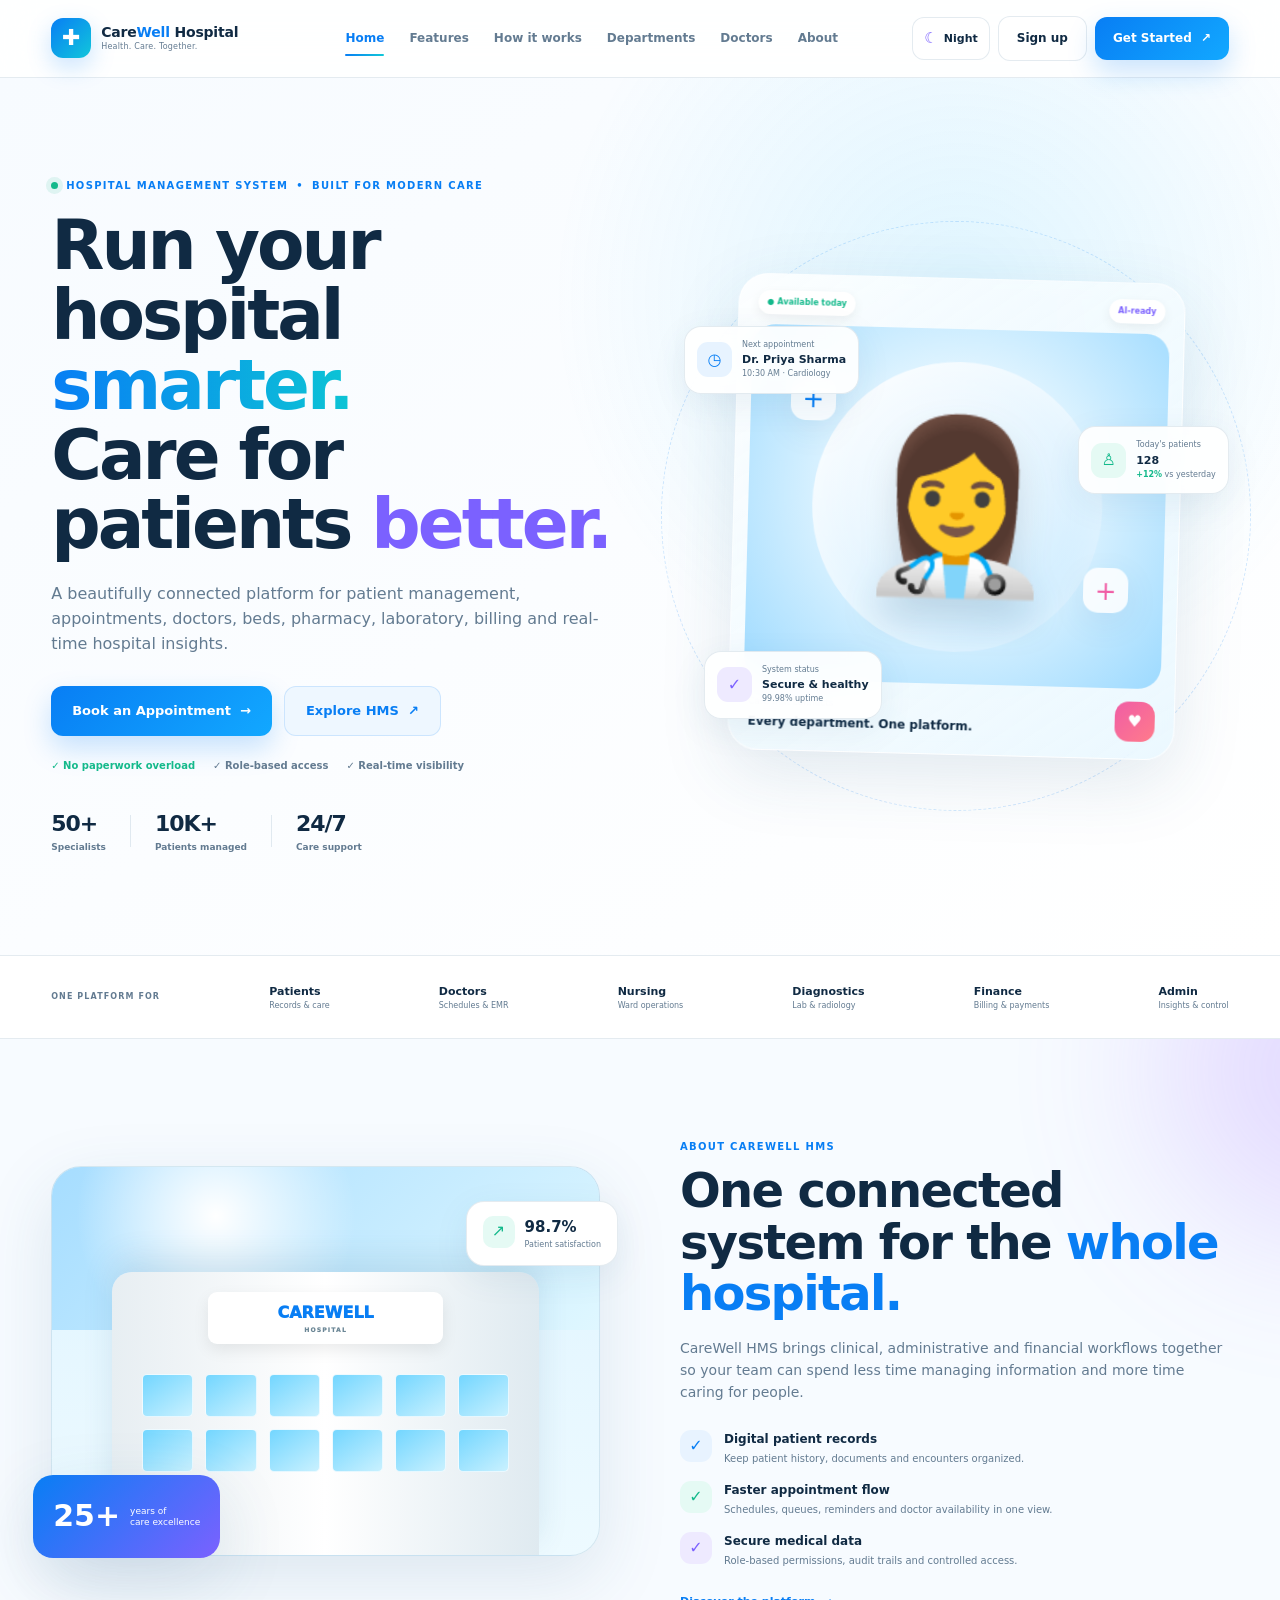
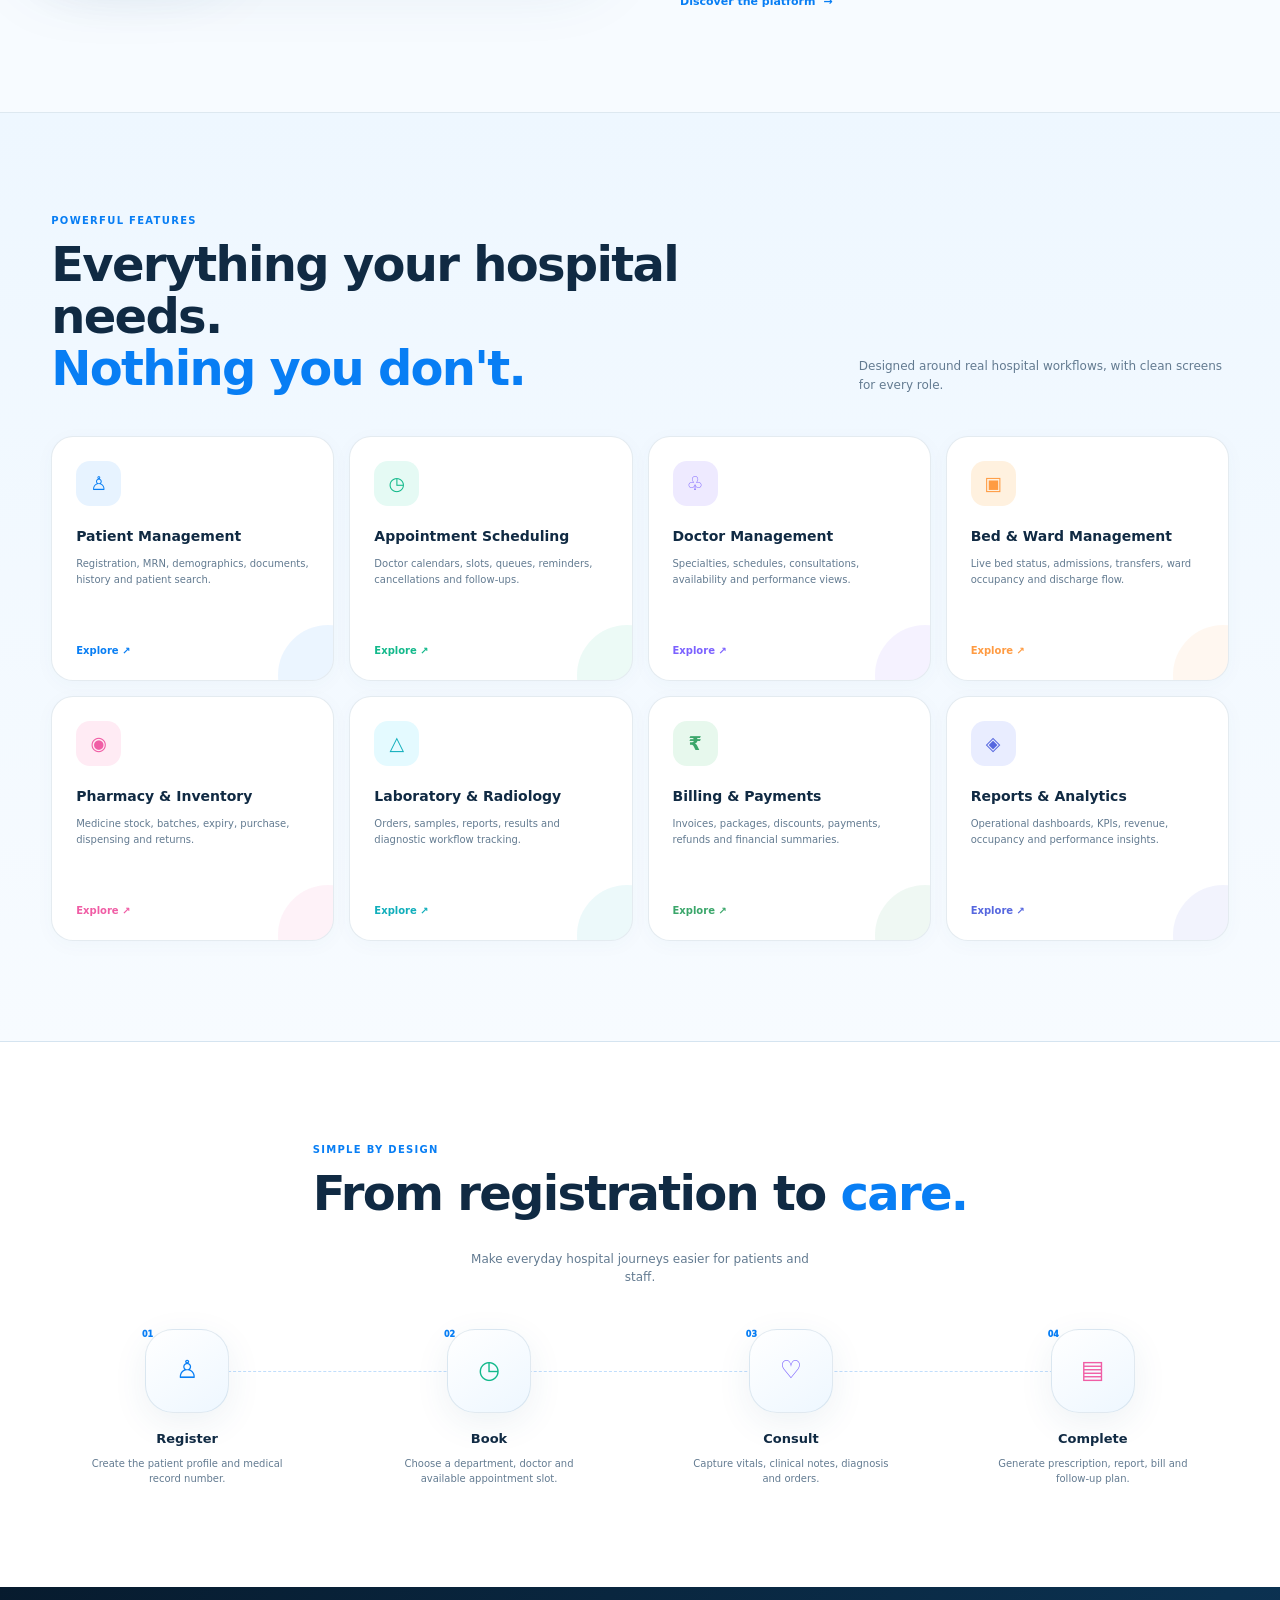
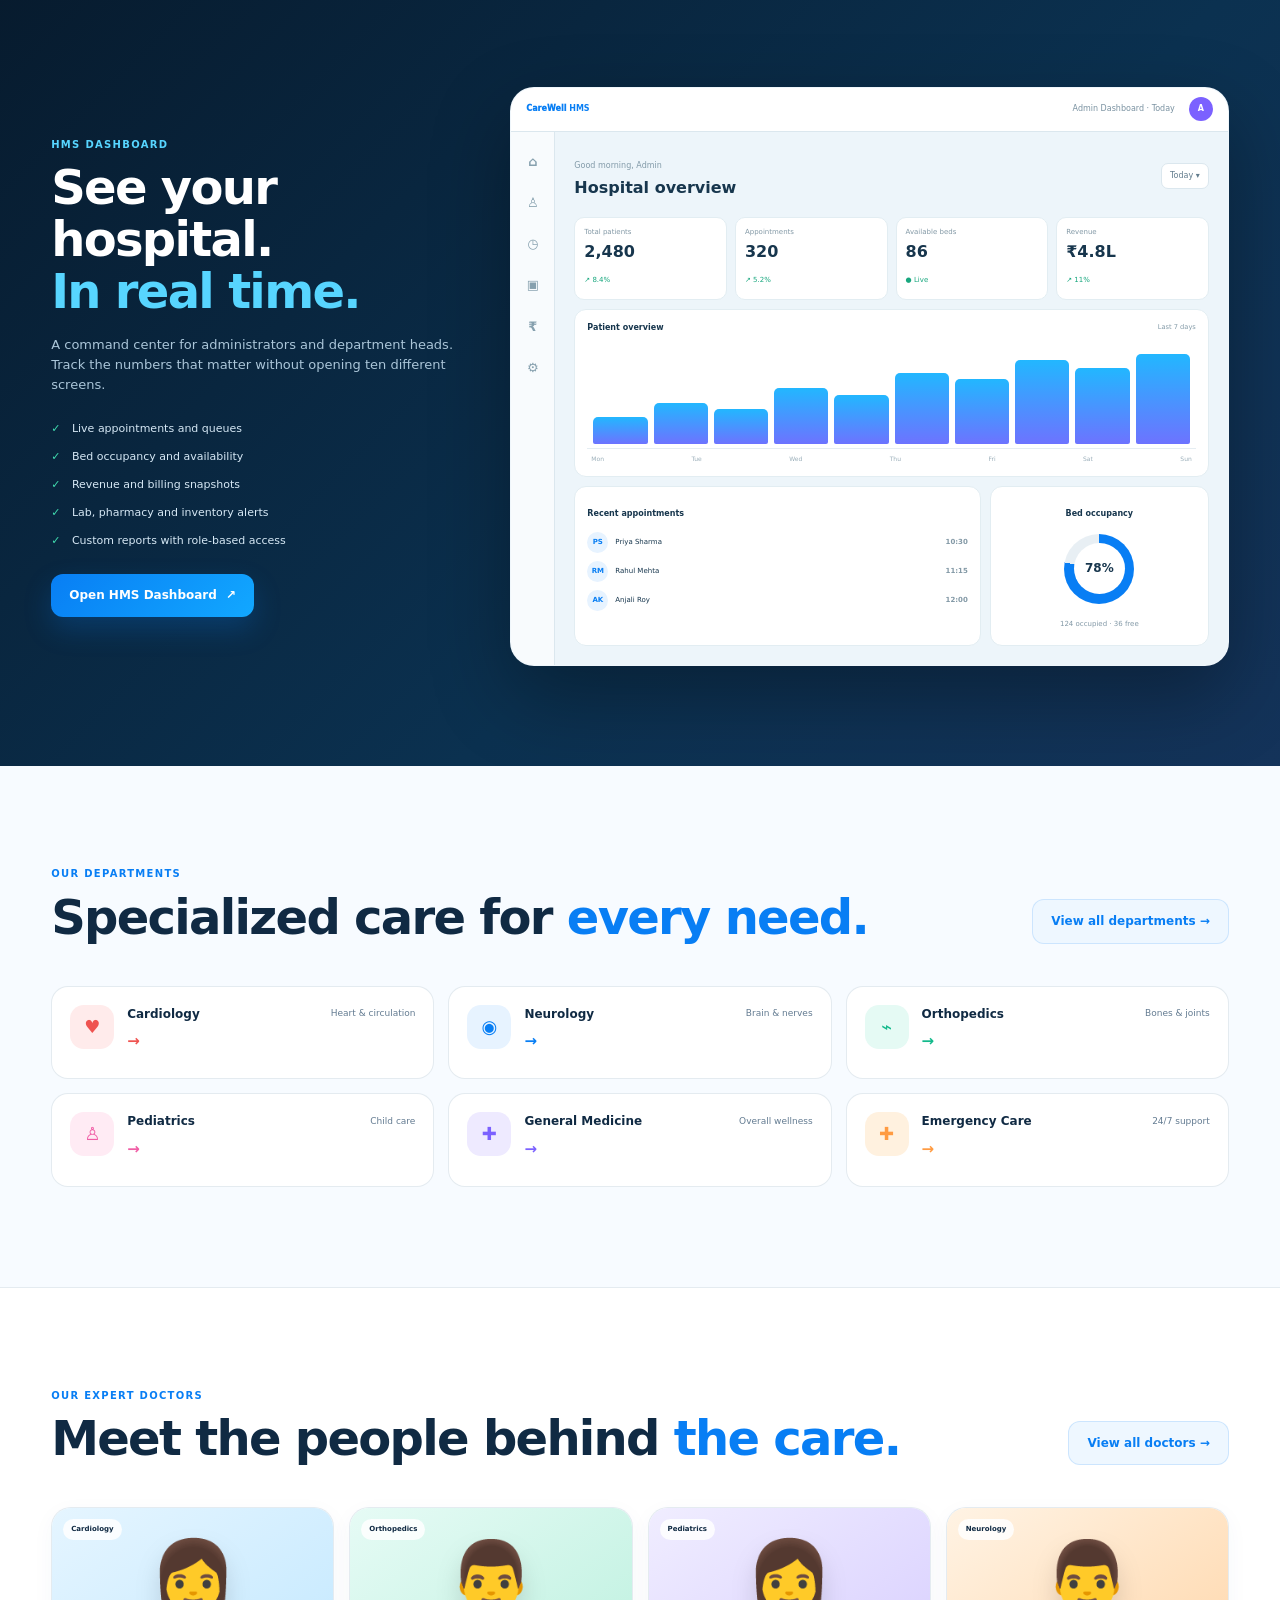
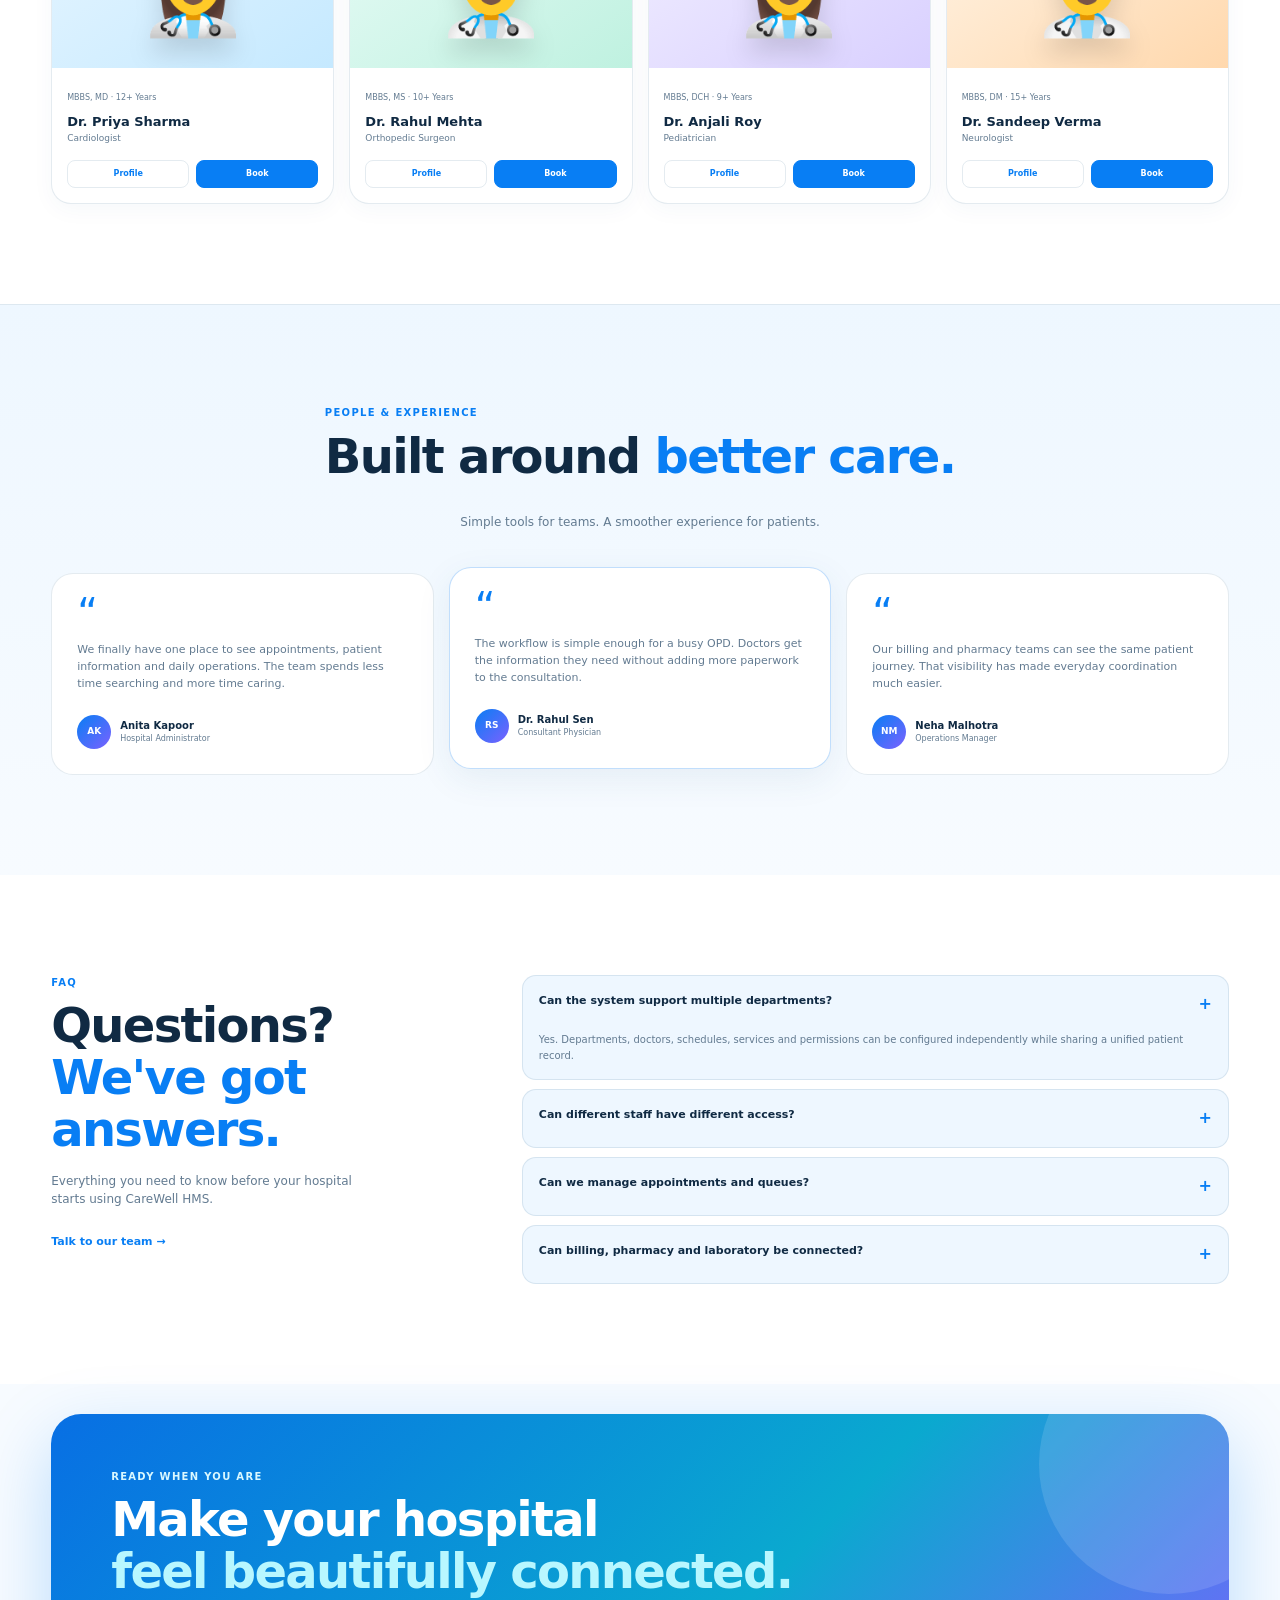
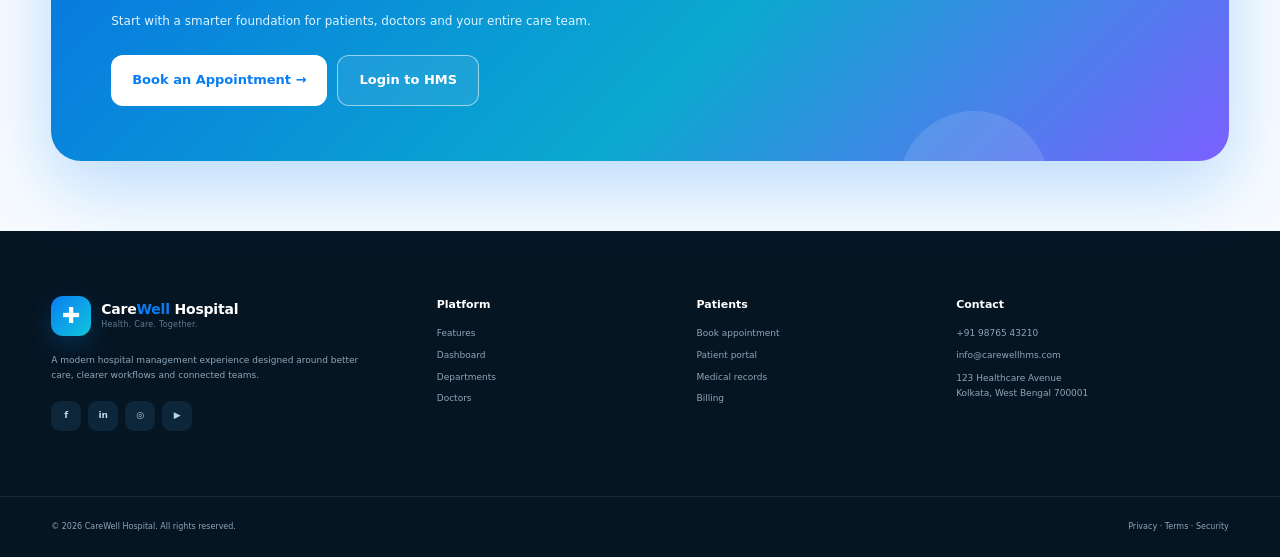
<file: public/index.html>
<!DOCTYPE html>
<html lang="en" data-theme="light">
<head>
    <meta charset="UTF-8">
    <meta name="viewport" content="width=device-width, initial-scale=1.0">
    <meta name="description" content="CareWell Hospital Management System - smarter hospital operations and better patient care.">
    <title>CareWell HMS — Smarter Hospital Operations</title>
    <link rel="stylesheet" href="css/style.css">
</head>
<body>

<div class="page-glow glow-one"></div>
<div class="page-glow glow-two"></div>

<header class="site-header" id="siteHeader">
    <div class="container nav-wrap">
        <a class="brand" href="#home" aria-label="CareWell Hospital home">
            <span class="brand-mark"><span>✚</span></span>
            <span class="brand-copy">
                <strong>Care<span>Well</span> Hospital</strong>
                <small>Health. Care. Together.</small>
            </span>
        </a>

        <nav class="desktop-nav" aria-label="Primary navigation">
            <a class="active" href="#home">Home</a>
            <a href="#features">Features</a>
            <a href="#workflow">How it works</a>
            <a href="#departments">Departments</a>
            <a href="#doctors">Doctors</a>
            <a href="#about">About</a>
        </nav>

        <div class="nav-actions">
            <button class="theme-toggle" id="themeToggle" type="button" aria-label="Toggle dark mode">
                <span class="theme-icon">☾</span>
                <span class="theme-label">Night</span>
            </button>
            <a class="btn btn-ghost small-hide" href="../pages/auth/signup.html">Sign up</a>
            <a class="btn btn-primary small-hide" href="appointment.php">Get Started <span>↗</span></a>
            <button class="menu-btn" id="menuBtn" type="button" aria-label="Open menu">☰</button>
        </div>
    </div>

    <div class="mobile-menu" id="mobileMenu">
        <a href="#home">Home</a>
        <a href="#features">Features</a>
        <a href="#workflow">How it works</a>
        <a href="#departments">Departments</a>
        <a href="#doctors">Doctors</a>
        <a href="#about">About</a>
        <a href="login.php">Patient / Staff Login</a>
        <a class="btn btn-primary" href="appointment.php">Get Started</a>
    </div>
</header>

<main id="home">

<section class="hero section-pad">
    <div class="container hero-grid">
        <div class="hero-copy reveal">
            <div class="eyebrow"><span class="pulse-dot"></span> Hospital Management System <b>•</b> Built for modern care</div>
            <h1>Run your hospital <em>smarter.</em><br>Care for patients <span>better.</span></h1>
            <p class="hero-lead">A beautifully connected platform for patient management, appointments, doctors, beds, pharmacy, laboratory, billing and real-time hospital insights.</p>

            <div class="hero-buttons">
                <a class="btn btn-primary btn-lg" href="appointment.php">Book an Appointment <span>→</span></a>
                <a class="btn btn-soft btn-lg" href="#dashboard">Explore HMS <span>↗</span></a>
            </div>

            <div class="hero-micro">
                <span>✓ No paperwork overload</span>
                <span>✓ Role-based access</span>
                <span>✓ Real-time visibility</span>
            </div>

            <div class="hero-stats">
                <div><strong>50+</strong><span>Specialists</span></div>
                <i></i>
                <div><strong>10K+</strong><span>Patients managed</span></div>
                <i></i>
                <div><strong>24/7</strong><span>Care support</span></div>
            </div>
        </div>

        <div class="hero-visual reveal reveal-delay">
            <div class="hero-orbit orbit-a"></div>
            <div class="hero-orbit orbit-b"></div>

            <div class="hero-photo-card">
                <div class="photo-top">
                    <span class="status-chip">● Available today</span>
                    <span class="mini-chip">AI-ready</span>
                </div>
                <div class="doctor-art">
                    <div class="doctor-halo"></div>
                    <div class="doctor-silhouette">👩‍⚕️</div>
                    <div class="floating-plus plus-a">+</div>
                    <div class="floating-plus plus-b">+</div>
                </div>
                <div class="hero-photo-bottom">
                    <div>
                        <small>Care that connects</small>
                        <strong>Every department. One platform.</strong>
                    </div>
                    <div class="heart-badge">♥</div>
                </div>
            </div>

            <div class="float-card appointment-float">
                <span class="float-icon blue">◷</span>
                <div><small>Next appointment</small><strong>Dr. Priya Sharma</strong><em>10:30 AM · Cardiology</em></div>
            </div>

            <div class="float-card patients-float">
                <span class="float-icon mint">♙</span>
                <div><small>Today's patients</small><strong>128</strong><em><b>+12%</b> vs yesterday</em></div>
            </div>

            <div class="float-card security-float">
                <span class="float-icon violet">✓</span>
                <div><small>System status</small><strong>Secure & healthy</strong><em>99.98% uptime</em></div>
            </div>
        </div>
    </div>
</section>

<section class="trust-strip">
    <div class="container trust-inner">
        <span>ONE PLATFORM FOR</span>
        <div><b>Patients</b><small>Records & care</small></div>
        <div><b>Doctors</b><small>Schedules & EMR</small></div>
        <div><b>Nursing</b><small>Ward operations</small></div>
        <div><b>Diagnostics</b><small>Lab & radiology</small></div>
        <div><b>Finance</b><small>Billing & payments</small></div>
        <div><b>Admin</b><small>Insights & control</small></div>
    </div>
</section>

<section class="section-pad about-section" id="about">
    <div class="container two-col">
        <div class="about-visual reveal">
            <div class="building-card">
                <div class="building-sky"></div>
                <div class="building">
                    <div class="building-sign">CAREWELL <span>HOSPITAL</span></div>
                    <div class="building-windows">
                        <i></i><i></i><i></i><i></i><i></i><i></i>
                        <i></i><i></i><i></i><i></i><i></i><i></i>
                    </div>
                </div>
            </div>
            <div class="experience-badge"><strong>25+</strong><span>years of<br>care excellence</span></div>
            <div class="mini-stat-card"><span>↗</span><strong>98.7%</strong><small>Patient satisfaction</small></div>
        </div>

        <div class="about-copy reveal">
            <div class="eyebrow">ABOUT CAREWELL HMS</div>
            <h2>One connected system for the <span>whole hospital.</span></h2>
            <p>CareWell HMS brings clinical, administrative and financial workflows together so your team can spend less time managing information and more time caring for people.</p>

            <div class="about-points">
                <div><span class="check">✓</span><div><strong>Digital patient records</strong><small>Keep patient history, documents and encounters organized.</small></div></div>
                <div><span class="check mint-check">✓</span><div><strong>Faster appointment flow</strong><small>Schedules, queues, reminders and doctor availability in one view.</small></div></div>
                <div><span class="check violet-check">✓</span><div><strong>Secure medical data</strong><small>Role-based permissions, audit trails and controlled access.</small></div></div>
            </div>

            <a class="text-link" href="#features">Discover the platform <span>→</span></a>
        </div>
    </div>
</section>

<section class="section-pad features-section" id="features">
    <div class="container">
        <div class="section-head">
            <div>
                <div class="eyebrow">POWERFUL FEATURES</div>
                <h2>Everything your hospital needs.<br><span>Nothing you don't.</span></h2>
            </div>
            <p>Designed around real hospital workflows, with clean screens for every role.</p>
        </div>

        <div class="feature-grid">
            <article class="feature-card feature-blue"><span class="feature-icon">♙</span><h3>Patient Management</h3><p>Registration, MRN, demographics, documents, history and patient search.</p><a href="#">Explore <span>↗</span></a></article>
            <article class="feature-card feature-mint"><span class="feature-icon">◷</span><h3>Appointment Scheduling</h3><p>Doctor calendars, slots, queues, reminders, cancellations and follow-ups.</p><a href="#">Explore <span>↗</span></a></article>
            <article class="feature-card feature-violet"><span class="feature-icon">♧</span><h3>Doctor Management</h3><p>Specialties, schedules, consultations, availability and performance views.</p><a href="#">Explore <span>↗</span></a></article>
            <article class="feature-card feature-orange"><span class="feature-icon">▣</span><h3>Bed & Ward Management</h3><p>Live bed status, admissions, transfers, ward occupancy and discharge flow.</p><a href="#">Explore <span>↗</span></a></article>
            <article class="feature-card feature-pink"><span class="feature-icon">◉</span><h3>Pharmacy & Inventory</h3><p>Medicine stock, batches, expiry, purchase, dispensing and returns.</p><a href="#">Explore <span>↗</span></a></article>
            <article class="feature-card feature-cyan"><span class="feature-icon">△</span><h3>Laboratory & Radiology</h3><p>Orders, samples, reports, results and diagnostic workflow tracking.</p><a href="#">Explore <span>↗</span></a></article>
            <article class="feature-card feature-green"><span class="feature-icon">₹</span><h3>Billing & Payments</h3><p>Invoices, packages, discounts, payments, refunds and financial summaries.</p><a href="#">Explore <span>↗</span></a></article>
            <article class="feature-card feature-indigo"><span class="feature-icon">◈</span><h3>Reports & Analytics</h3><p>Operational dashboards, KPIs, revenue, occupancy and performance insights.</p><a href="#">Explore <span>↗</span></a></article>
        </div>
    </div>
</section>

<section class="workflow-section section-pad" id="workflow">
    <div class="container">
        <div class="section-head centered">
            <div>
                <div class="eyebrow">SIMPLE BY DESIGN</div>
                <h2>From registration to <span>care.</span></h2>
            </div>
            <p>Make everyday hospital journeys easier for patients and staff.</p>
        </div>

        <div class="workflow">
            <div class="workflow-line"></div>
            <div class="step"><span class="step-num">01</span><div class="step-icon">♙</div><h3>Register</h3><p>Create the patient profile and medical record number.</p></div>
            <div class="step"><span class="step-num">02</span><div class="step-icon">◷</div><h3>Book</h3><p>Choose a department, doctor and available appointment slot.</p></div>
            <div class="step"><span class="step-num">03</span><div class="step-icon">♡</div><h3>Consult</h3><p>Capture vitals, clinical notes, diagnosis and orders.</p></div>
            <div class="step"><span class="step-num">04</span><div class="step-icon">▤</div><h3>Complete</h3><p>Generate prescription, report, bill and follow-up plan.</p></div>
        </div>
    </div>
</section>

<section class="dashboard-section section-pad" id="dashboard">
    <div class="container dashboard-wrap">
        <div class="dashboard-copy reveal">
            <div class="eyebrow">HMS DASHBOARD</div>
            <h2>See your hospital.<br><span>In real time.</span></h2>
            <p>A command center for administrators and department heads. Track the numbers that matter without opening ten different screens.</p>
            <ul class="dashboard-list">
                <li><span>✓</span> Live appointments and queues</li>
                <li><span>✓</span> Bed occupancy and availability</li>
                <li><span>✓</span> Revenue and billing snapshots</li>
                <li><span>✓</span> Lab, pharmacy and inventory alerts</li>
                <li><span>✓</span> Custom reports with role-based access</li>
            </ul>
            <a class="btn btn-primary" href="login.php">Open HMS Dashboard <span>↗</span></a>
        </div>

        <div class="dashboard-mockup reveal reveal-delay">
            <div class="mock-top"><span class="mock-brand">CareWell <b>HMS</b></span><span>Admin Dashboard · Today</span><span class="mock-avatar">A</span></div>
            <div class="mock-body">
                <aside class="mock-side">
                    <b>⌂</b><b>♙</b><b>◷</b><b>▣</b><b>₹</b><b>⚙</b>
                </aside>
                <div class="mock-main">
                    <div class="mock-title"><div><small>Good morning, Admin</small><h3>Hospital overview</h3></div><button>Today ▾</button></div>
                    <div class="metric-row">
                        <div><small>Total patients</small><strong>2,480</strong><em>↗ 8.4%</em></div>
                        <div><small>Appointments</small><strong>320</strong><em>↗ 5.2%</em></div>
                        <div><small>Available beds</small><strong>86</strong><em>● Live</em></div>
                        <div><small>Revenue</small><strong>₹4.8L</strong><em>↗ 11%</em></div>
                    </div>
                    <div class="chart-area">
                        <div class="chart-head"><strong>Patient overview</strong><small>Last 7 days</small></div>
                        <div class="fake-chart">
                            <i style="height:28%"></i><i style="height:42%"></i><i style="height:36%"></i><i style="height:58%"></i><i style="height:50%"></i><i style="height:73%"></i><i style="height:67%"></i><i style="height:86%"></i><i style="height:78%"></i><i style="height:92%"></i>
                        </div>
                        <div class="chart-days"><span>Mon</span><span>Tue</span><span>Wed</span><span>Thu</span><span>Fri</span><span>Sat</span><span>Sun</span></div>
                    </div>
                    <div class="mock-bottom-row">
                        <div class="recent-list"><strong>Recent appointments</strong><p><span>PS</span> Priya Sharma <b>10:30</b></p><p><span>RM</span> Rahul Mehta <b>11:15</b></p><p><span>AK</span> Anjali Roy <b>12:00</b></p></div>
                        <div class="occupancy"><strong>Bed occupancy</strong><div class="ring"><b>78%</b></div><small>124 occupied · 36 free</small></div>
                    </div>
                </div>
            </div>
        </div>
    </div>
</section>

<section class="departments-section section-pad" id="departments">
    <div class="container">
        <div class="section-head">
            <div><div class="eyebrow">OUR DEPARTMENTS</div><h2>Specialized care for <span>every need.</span></h2></div>
            <a class="btn btn-soft" href="#">View all departments →</a>
        </div>

        <div class="department-grid">
            <a href="#" class="department-card card-red"><span>♥</span><strong>Cardiology</strong><small>Heart & circulation</small><b>→</b></a>
            <a href="#" class="department-card card-blue"><span>◉</span><strong>Neurology</strong><small>Brain & nerves</small><b>→</b></a>
            <a href="#" class="department-card card-green"><span>⌁</span><strong>Orthopedics</strong><small>Bones & joints</small><b>→</b></a>
            <a href="#" class="department-card card-pink"><span>♙</span><strong>Pediatrics</strong><small>Child care</small><b>→</b></a>
            <a href="#" class="department-card card-violet"><span>✚</span><strong>General Medicine</strong><small>Overall wellness</small><b>→</b></a>
            <a href="#" class="department-card card-orange"><span>✚</span><strong>Emergency Care</strong><small>24/7 support</small><b>→</b></a>
        </div>
    </div>
</section>

<section class="doctors-section section-pad" id="doctors">
    <div class="container">
        <div class="section-head">
            <div><div class="eyebrow">OUR EXPERT DOCTORS</div><h2>Meet the people behind <span>the care.</span></h2></div>
            <a class="btn btn-soft" href="#">View all doctors →</a>
        </div>

        <div class="doctor-grid">
            <article class="doctor-profile"><div class="doctor-cover blue-cover"><span>Cardiology</span><div>👩‍⚕️</div></div><div class="doctor-details"><small>MBBS, MD · 12+ Years</small><h3>Dr. Priya Sharma</h3><p>Cardiologist</p><div><a href="#">Profile</a><a class="book-mini" href="appointment.php">Book</a></div></div></article>
            <article class="doctor-profile"><div class="doctor-cover mint-cover"><span>Orthopedics</span><div>👨‍⚕️</div></div><div class="doctor-details"><small>MBBS, MS · 10+ Years</small><h3>Dr. Rahul Mehta</h3><p>Orthopedic Surgeon</p><div><a href="#">Profile</a><a class="book-mini" href="appointment.php">Book</a></div></div></article>
            <article class="doctor-profile"><div class="doctor-cover violet-cover"><span>Pediatrics</span><div>👩‍⚕️</div></div><div class="doctor-details"><small>MBBS, DCH · 9+ Years</small><h3>Dr. Anjali Roy</h3><p>Pediatrician</p><div><a href="#">Profile</a><a class="book-mini" href="appointment.php">Book</a></div></div></article>
            <article class="doctor-profile"><div class="doctor-cover orange-cover"><span>Neurology</span><div>👨‍⚕️</div></div><div class="doctor-details"><small>MBBS, DM · 15+ Years</small><h3>Dr. Sandeep Verma</h3><p>Neurologist</p><div><a href="#">Profile</a><a class="book-mini" href="appointment.php">Book</a></div></div></article>
        </div>
    </div>
</section>

<section class="testimonial-section section-pad">
    <div class="container">
        <div class="section-head centered"><div><div class="eyebrow">PEOPLE & EXPERIENCE</div><h2>Built around <span>better care.</span></h2></div><p>Simple tools for teams. A smoother experience for patients.</p></div>
        <div class="testimonial-grid">
            <article class="quote-card"><div class="quote-mark">“</div><p>We finally have one place to see appointments, patient information and daily operations. The team spends less time searching and more time caring.</p><div class="quote-person"><span>AK</span><div><strong>Anita Kapoor</strong><small>Hospital Administrator</small></div></div></article>
            <article class="quote-card featured-quote"><div class="quote-mark">“</div><p>The workflow is simple enough for a busy OPD. Doctors get the information they need without adding more paperwork to the consultation.</p><div class="quote-person"><span>RS</span><div><strong>Dr. Rahul Sen</strong><small>Consultant Physician</small></div></div></article>
            <article class="quote-card"><div class="quote-mark">“</div><p>Our billing and pharmacy teams can see the same patient journey. That visibility has made everyday coordination much easier.</p><div class="quote-person"><span>NM</span><div><strong>Neha Malhotra</strong><small>Operations Manager</small></div></div></article>
        </div>
    </div>
</section>

<section class="faq-section section-pad">
    <div class="container faq-grid">
        <div><div class="eyebrow">FAQ</div><h2>Questions?<br><span>We've got answers.</span></h2><p>Everything you need to know before your hospital starts using CareWell HMS.</p><a class="text-link" href="#contact">Talk to our team →</a></div>
        <div class="faq-list">
            <details open><summary>Can the system support multiple departments? <span>+</span></summary><p>Yes. Departments, doctors, schedules, services and permissions can be configured independently while sharing a unified patient record.</p></details>
            <details><summary>Can different staff have different access? <span>+</span></summary><p>Yes. The HMS is designed around role-based access so reception, doctors, nurses, pharmacy, lab and administrators can see the information relevant to their work.</p></details>
            <details><summary>Can we manage appointments and queues? <span>+</span></summary><p>Yes. Appointment slots, doctor availability, queues, rescheduling and follow-up workflows are part of the platform design.</p></details>
            <details><summary>Can billing, pharmacy and laboratory be connected? <span>+</span></summary><p>Yes. These modules are designed to share patient and encounter context while keeping each workflow separated and auditable.</p></details>
        </div>
    </div>
</section>

<section class="final-cta section-pad" id="contact">
    <div class="container final-cta-inner">
        <div><span class="eyebrow">READY WHEN YOU ARE</span><h2>Make your hospital<br><span>feel beautifully connected.</span></h2><p>Start with a smarter foundation for patients, doctors and your entire care team.</p></div>
        <div class="final-actions"><a class="btn btn-white btn-lg" href="appointment.php">Book an Appointment →</a><a class="btn btn-outline-white btn-lg" href="login.php">Login to HMS</a></div>
        <div class="cta-orb orb-one"></div><div class="cta-orb orb-two"></div>
    </div>
</section>

</main>

<footer class="footer">
    <div class="container footer-main">
        <div class="footer-brand">
            <a class="brand" href="#home"><span class="brand-mark"><span>✚</span></span><span class="brand-copy"><strong>Care<span>Well</span> Hospital</strong><small>Health. Care. Together.</small></span></a>
            <p>A modern hospital management experience designed around better care, clearer workflows and connected teams.</p>
            <div class="socials"><a href="#">f</a><a href="#">in</a><a href="#">◎</a><a href="#">▶</a></div>
        </div>
        <div><h4>Platform</h4><a href="#features">Features</a><a href="#dashboard">Dashboard</a><a href="#departments">Departments</a><a href="#doctors">Doctors</a></div>
        <div><h4>Patients</h4><a href="appointment.php">Book appointment</a><a href="login.php">Patient portal</a><a href="#">Medical records</a><a href="#">Billing</a></div>
        <div><h4>Contact</h4><a href="tel:+919876543210">+91 98765 43210</a><a href="mailto:info@carewellhms.com">info@carewellhms.com</a><p>123 Healthcare Avenue<br>Kolkata, West Bengal 700001</p></div>
    </div>
    <div class="footer-bottom"><div class="container"><span>© <span data-year></span> CareWell Hospital. All rights reserved.</span><span>Privacy · Terms · Security</span></div></div>
</footer>

<script src="js/app.js"></script>
</body>
</html>
</file>
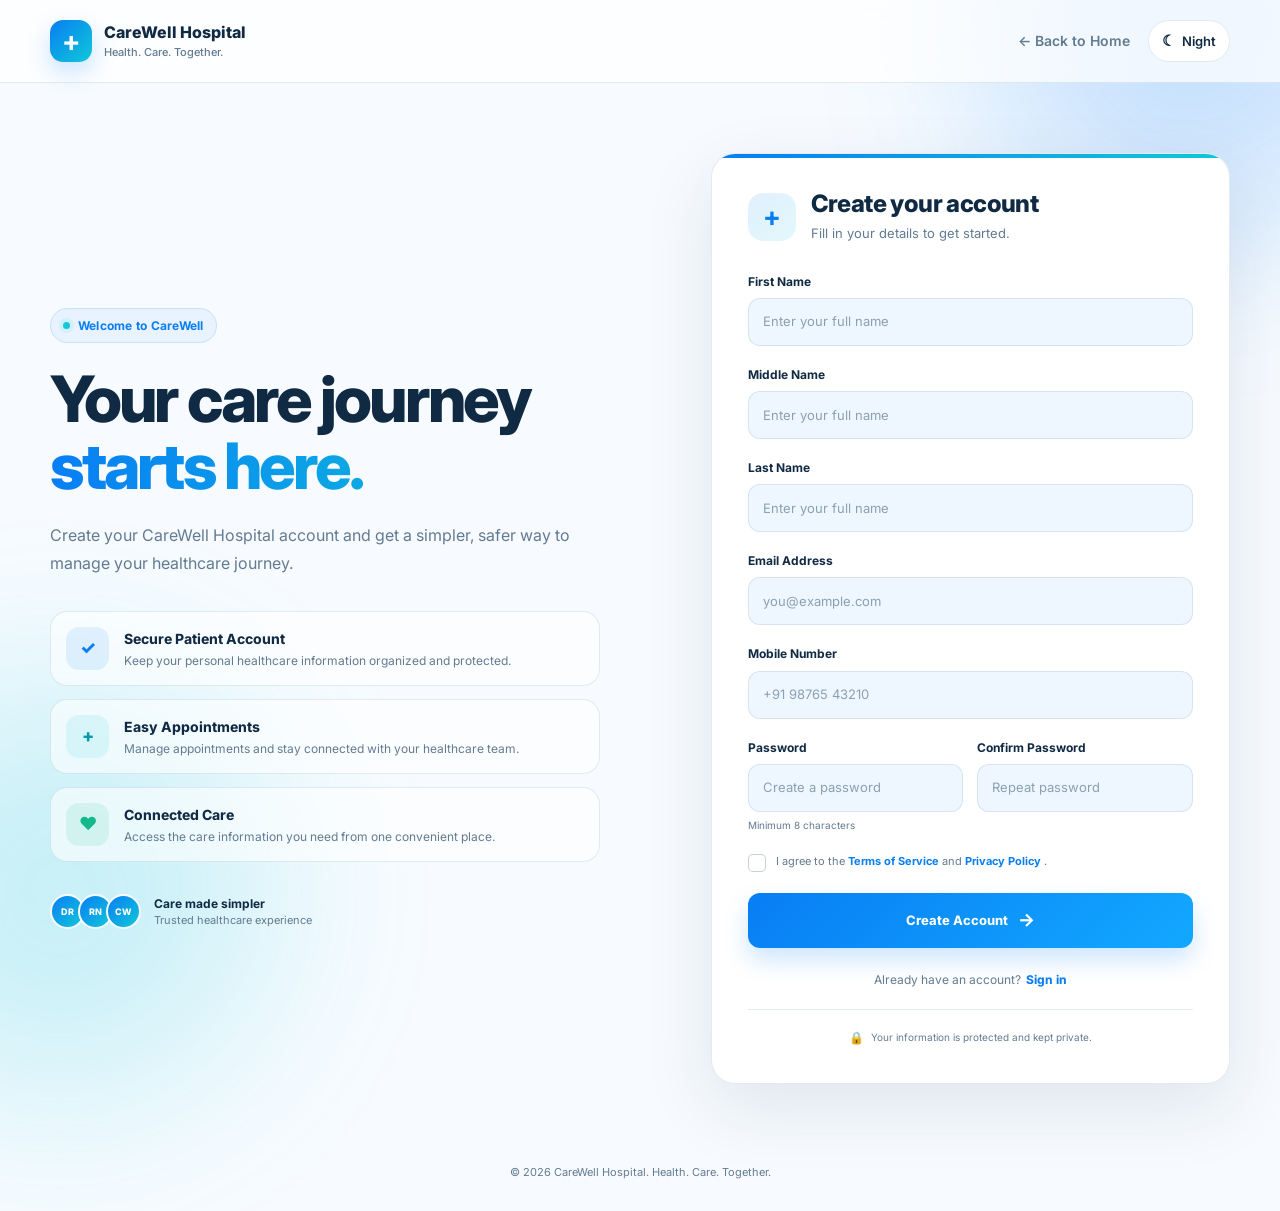
<file: pages/auth/signup.html>
<!DOCTYPE html>
<html lang="en" data-theme="light">

<head>
    <meta charset="UTF-8" />
    <meta name="viewport" content="width=device-width, initial-scale=1.0" />

    <title>CareWell Hospital — Create Account</title>

    <link rel="stylesheet" href="signup.css" />

    <link rel="preconnect" href="https://fonts.googleapis.com" />
    <link rel="preconnect" href="https://fonts.gstatic.com" crossorigin />
    <link href="https://fonts.googleapis.com/css2?family=Inter:wght@400;500;600;700;800&display=swap"
        rel="stylesheet" />
</head>

<body>
    <!-- Background Effects -->
    <div class="page-glow glow-one"></div>
    <div class="page-glow glow-two"></div>

    <!-- Header -->
    <header class="auth-header">
        <div class="container header-inner">
            <!-- Brand -->
            <a href="../../public/index.html" class="brand">
                <span class="brand-mark"> + </span>

                <span class="brand-copy">
                    <strong>CareWell Hospital</strong>
                    <small>Health. Care. Together.</small>
                </span>
            </a>

            <!-- Header Actions -->
            <div class="header-actions">
                <a href="../../public/index.html" class="back-link">
                    ← Back to Home
                </a>

                <button type="button" class="theme-toggle" id="themeToggle" aria-label="Toggle dark mode">
                    <span class="theme-icon">☾</span>
                    <span>Night</span>
                </button>
            </div>
        </div>
    </header>

    <!-- Main Signup Section -->
    <main class="auth-page">
        <div class="container">
            <div class="auth-shell">
                <!-- Left Content -->
                <section class="auth-intro">
                    <span class="eyebrow">
                        <span class="eyebrow-dot"></span>
                        Welcome to CareWell
                    </span>

                    <h1>
                        Your care journey
                        <span>starts here.</span>
                    </h1>

                    <p class="intro-text">
                        Create your CareWell Hospital account and get a simpler, safer way
                        to manage your healthcare journey.
                    </p>

                    <!-- Benefits -->
                    <div class="benefits">
                        <div class="benefit-card">
                            <div class="benefit-icon blue">✓</div>

                            <div>
                                <h3>Secure Patient Account</h3>
                                <p>
                                    Keep your personal healthcare information organized and
                                    protected.
                                </p>
                            </div>
                        </div>

                        <div class="benefit-card">
                            <div class="benefit-icon cyan">+</div>

                            <div>
                                <h3>Easy Appointments</h3>
                                <p>
                                    Manage appointments and stay connected with your healthcare
                                    team.
                                </p>
                            </div>
                        </div>

                        <div class="benefit-card">
                            <div class="benefit-icon mint">♥</div>

                            <div>
                                <h3>Connected Care</h3>
                                <p>
                                    Access the care information you need from one convenient
                                    place.
                                </p>
                            </div>
                        </div>
                    </div>

                    <!-- Trust -->
                    <div class="trust-row">
                        <div class="trust-avatars">
                            <span>DR</span>
                            <span>RN</span>
                            <span>CW</span>
                        </div>

                        <div class="trust-text">
                            <strong>Care made simpler</strong>
                            <span>Trusted healthcare experience</span>
                        </div>
                    </div>
                </section>

                <!-- Signup Card -->
                <section class="signup-card">
                    <div class="card-header">
                        <span class="card-icon"> + </span>

                        <div>
                            <h2>Create your account</h2>

                            <p>Fill in your details to get started.</p>
                        </div>
                    </div>

                    <!--=== Signup Form ===-->
                    <form action="#" method="POST" class="signup-form">
                        <!-- First Name -->
                        <div class="form-group">
                            <label for="fullName"> First Name </label>

                            <input type="text" id="fullName" name="full_name" placeholder="Enter your full name"
                                autocomplete="name" required />
                        </div>

                        <!-- Middle Name -->
                        <div class="form-group">
                            <label for="middleName"> Middle Name </label>

                            <input type="text" id="middleName" name="middle_name" placeholder="Enter your full name"
                                autocomplete="name" />
                        </div>

                        <!-- Last Name -->
                        <div class="form-group">
                            <label for="lastName"> Last Name </label>

                            <input type="text" id="lastName" name="last_name" placeholder="Enter your full name"
                                autocomplete="name" required />
                        </div>

                        <!-- Email -->
                        <div class="form-group">
                            <label for="email"> Email Address </label>

                            <input type="email" id="email" name="email" placeholder="you@example.com"
                                autocomplete="email" required />
                        </div>

                        <!-- Mobile -->
                        <div class="form-group">
                            <label for="phone"> Mobile Number </label>

                            <input type="tel" id="phone" name="phone" placeholder="+91 98765 43210" autocomplete="tel"
                                required />
                        </div>

                        <!-- Password Row -->
                        <div class="form-row">
                            <div class="form-group">
                                <label for="password"> Password </label>

                                <input type="password" id="password" name="password" placeholder="Create a password"
                                    autocomplete="new-password" minlength="8" required />

                                <small class="input-hint"> Minimum 8 characters </small>
                            </div>

                            <div class="form-group">
                                <label for="confirmPassword"> Confirm Password </label>

                                <input type="password" id="confirmPassword" name="confirm_password"
                                    placeholder="Repeat password" autocomplete="new-password" minlength="8" required />
                            </div>
                        </div>

                        <!-- Terms -->
                        <label class="terms">
                            <input type="checkbox" name="terms" required />

                            <span class="checkmark"></span>

                            <span class="terms-text">
                                I agree to the
                                <a href="#" target="_blank"> Terms of Service </a>
                                and
                                <a href="#" target="_blank"> Privacy Policy </a>.
                            </span>
                        </label>

                        <!-- Submit -->
                        <button type="submit" class="btn btn-primary btn-lg signup-btn">
                            Create Account

                            <span class="arrow"> → </span>
                        </button>
                    </form>

                    <!-- Login -->
                    <div class="login-link">
                        <span> Already have an account? </span>

                        <a href="login.html"> Sign in </a>
                    </div>

                    <!-- Security Note -->
                    <div class="security-note">
                        <span class="lock-icon"> 🔒 </span>

                        <span> Your information is protected and kept private. </span>
                    </div>
                </section>
            </div>
        </div>
    </main>

    <!-- Footer -->
    <footer class="auth-footer">
        <div class="container">
            <p>© 2026 CareWell Hospital. Health. Care. Together.</p>
        </div>
    </footer>

    <script src="signup.js"></script>
</body>

</html>
</file>
<file: public/css/style.css>
:root {
    --bg: #f7fbff;
    --surface: #ffffff;
    --surface-2: #eef7ff;
    --text: #102a43;
    --muted: #637b91;
    --line: rgba(34, 91, 130, .12);
    --primary: #087ef4;
    --primary-2: #12a8ff;
    --cyan: #10c8d8;
    --mint: #13b98b;
    --violet: #7b61ff;
    --pink: #f05da5;
    --orange: #ff9b42;
    --red: #ef5350;
    --shadow: 0 22px 70px rgba(36, 91, 130, .13);
    --shadow-sm: 0 10px 35px rgba(36, 91, 130, .08);
    --radius: 24px;
    --container: 1200px;
}

html[data-theme="dark"] {
    --bg: #071321;
    --surface: #0d1d30;
    --surface-2: #10263c;
    --text: #eaf6ff;
    --muted: #9bb3c8;
    --line: rgba(180, 220, 255, .11);
    --shadow: 0 24px 80px rgba(0, 0, 0, .35);
    --shadow-sm: 0 12px 40px rgba(0, 0, 0, .28);
}

* { box-sizing: border-box; margin: 0; padding: 0; }
html { scroll-behavior: smooth; }
body {
    font-family: Inter, ui-sans-serif, system-ui, -apple-system, BlinkMacSystemFont, "Segoe UI", sans-serif;
    background: var(--bg);
    color: var(--text);
    line-height: 1.55;
    overflow-x: hidden;
    transition: background .35s ease, color .35s ease;
}
body::selection { background: rgba(8,126,244,.22); }
a { color: inherit; text-decoration: none; }
button { font: inherit; }
.container { width: min(92%, var(--container)); margin: auto; position: relative; z-index: 2; }
.section-pad { padding: 100px 0; }

.page-glow { position: fixed; pointer-events: none; filter: blur(80px); opacity: .22; z-index: -1; border-radius: 50%; }
.glow-one { width: 380px; height: 380px; background: #3dcfff; left: -220px; top: 220px; }
.glow-two { width: 340px; height: 340px; background: #a16eff; right: -220px; top: 900px; }

.site-header {
    position: sticky; top: 0; z-index: 1000;
    background: color-mix(in srgb, var(--surface) 88%, transparent);
    backdrop-filter: blur(18px);
    border-bottom: 1px solid var(--line);
}
.nav-wrap { min-height: 76px; display: flex; align-items: center; justify-content: space-between; gap: 20px; }
.brand { display: inline-flex; align-items: center; gap: 10px; min-width: 220px; }
.brand-mark { width: 40px; height: 40px; border-radius: 12px; display:grid; place-items:center; color:#fff; background: linear-gradient(135deg,#087ef4,#11c6db); box-shadow: 0 9px 25px rgba(8,126,244,.22); }
.brand-mark span { font-size: 22px; }
.brand-copy { display:flex; flex-direction:column; line-height:1.05; }
.brand-copy strong { font-size: 14px; letter-spacing:-.2px; }
.brand-copy strong span { color: var(--primary); }
.brand-copy small { color:var(--muted); font-size:8px; margin-top:4px; letter-spacing:.2px; }

.desktop-nav { display:flex; align-items:center; gap:25px; font-size:12px; font-weight:700; color:var(--muted); }
.desktop-nav a { position:relative; padding:29px 0; transition:.2s; }
.desktop-nav a:hover, .desktop-nav a.active { color:var(--primary); }
.desktop-nav a.active::after { content:""; position:absolute; height:2px; left:0; right:0; bottom:21px; background:linear-gradient(90deg,var(--primary),var(--cyan)); border-radius:9px; }

.nav-actions { display:flex; align-items:center; gap:8px; }
.btn { border:0; cursor:pointer; display:inline-flex; align-items:center; justify-content:center; gap:9px; border-radius:12px; padding:12px 18px; font-size:12px; font-weight:800; transition:transform .2s, box-shadow .2s, background .2s; }
.btn:hover { transform:translateY(-2px); }
.btn-primary { color:#fff; background:linear-gradient(135deg,#087ef4,#12a8ff); box-shadow:0 12px 28px rgba(8,126,244,.22); }
.btn-primary:hover { box-shadow:0 16px 34px rgba(8,126,244,.3); }
.btn-ghost { border:1px solid var(--line); background:var(--surface); color:var(--text); }
.btn-soft { border:1px solid rgba(8,126,244,.15); background:var(--surface-2); color:var(--primary); }
.btn-lg { padding:14px 21px; font-size:13px; }
.theme-toggle { border:1px solid var(--line); background:var(--surface); color:var(--text); border-radius:12px; padding:9px 11px; display:flex; align-items:center; gap:6px; cursor:pointer; font-size:11px; font-weight:800; }
.theme-icon { font-size:15px; color:var(--violet); }
.menu-btn { display:none; border:1px solid var(--line); color:var(--text); background:var(--surface); width:40px; height:40px; border-radius:12px; cursor:pointer; }

.mobile-menu { display:none; padding:15px 4%; background:var(--surface); border-top:1px solid var(--line); }
.mobile-menu a { display:block; padding:11px 0; font-weight:700; font-size:13px; color:var(--text); }
.mobile-menu.open { display:block; }

.hero { min-height: 700px; display:flex; align-items:center; position:relative; overflow:hidden; background:radial-gradient(circle at 75% 25%, rgba(34,192,255,.13), transparent 35%), linear-gradient(145deg,var(--bg),var(--surface)); }
.hero-grid { display:grid; grid-template-columns:1.02fr .98fr; align-items:center; gap:65px; }
.eyebrow { display:flex; align-items:center; gap:8px; color:var(--primary); font-size:10px; font-weight:900; letter-spacing:1.3px; text-transform:uppercase; }
.pulse-dot { width:7px; height:7px; border-radius:50%; background:var(--mint); box-shadow:0 0 0 5px rgba(19,185,139,.11); }
.hero h1 { margin-top:18px; font-size:clamp(43px,5.4vw,70px); line-height:1.01; letter-spacing:-3px; max-width:690px; }
.hero h1 em { font-style:normal; background:linear-gradient(90deg,#087ef4,#0cc4d5); -webkit-background-clip:text; background-clip:text; color:transparent; }
.hero h1 span { color:var(--violet); }
.hero-lead { max-width:640px; color:var(--muted); font-size:16px; margin-top:22px; }
.hero-buttons { display:flex; gap:12px; margin-top:29px; }
.hero-micro { display:flex; flex-wrap:wrap; gap:18px; margin-top:22px; font-size:10px; font-weight:800; color:var(--muted); }
.hero-micro span:first-child { color:var(--mint); }
.hero-stats { display:flex; align-items:center; gap:24px; margin-top:34px; }
.hero-stats div { display:flex; flex-direction:column; }
.hero-stats strong { font-size:22px; letter-spacing:-1px; }
.hero-stats span { font-size:9px; color:var(--muted); font-weight:700; }
.hero-stats i { height:32px; width:1px; background:var(--line); }

.hero-visual { min-height:560px; position:relative; display:grid; place-items:center; }
.hero-photo-card { width:min(82%,470px); padding:14px; border:1px solid rgba(255,255,255,.7); border-radius:30px; background:linear-gradient(145deg,rgba(255,255,255,.82),rgba(226,245,255,.68)); box-shadow:var(--shadow); backdrop-filter:blur(10px); transform:rotate(1.5deg); position:relative; z-index:3; }
.photo-top { display:flex; justify-content:space-between; padding:2px 5px 10px; }
.status-chip,.mini-chip { padding:6px 9px; border-radius:99px; background:#fff; color:var(--mint); font-size:8px; font-weight:900; box-shadow:0 4px 12px rgba(0,0,0,.06); }
.mini-chip { color:var(--violet); }
.doctor-art { height:355px; border-radius:23px; overflow:hidden; position:relative; display:grid; place-items:center; background:radial-gradient(circle at 50% 45%,#fff 0 15%,#d8f1ff 48%,#9ddaff 100%); }
.doctor-halo { position:absolute; width:290px; height:290px; border-radius:50%; background:linear-gradient(135deg,rgba(255,255,255,.95),rgba(51,174,255,.15)); box-shadow:inset 0 0 60px rgba(255,255,255,.7); }
.doctor-silhouette { position:relative; z-index:2; font-size:165px; filter:drop-shadow(0 20px 18px rgba(16,66,100,.16)); }
.floating-plus { position:absolute; z-index:4; width:45px; height:45px; display:grid; place-items:center; border-radius:15px; background:rgba(255,255,255,.85); color:var(--primary); font-size:26px; font-weight:300; box-shadow:var(--shadow-sm); }
.plus-a { top:50px; left:40px; } .plus-b { right:35px; bottom:75px; color:var(--pink); }
.hero-photo-bottom { display:flex; align-items:center; justify-content:space-between; padding:13px 5px 3px; }
.hero-photo-bottom small { display:block; color:var(--muted); font-size:9px; }
.hero-photo-bottom strong { display:block; margin-top:3px; font-size:12px; }
.heart-badge { width:40px; height:40px; border-radius:14px; display:grid; place-items:center; color:#fff; background:linear-gradient(135deg,#f05da5,#ff7b8b); }
.hero-orbit { position:absolute; border-radius:50%; border:1px dashed rgba(8,126,244,.18); }
.orbit-a { width:590px; height:590px; }
.orbit-b { width:430px; height:430px; border-color:rgba(123,97,255,.18); }
.float-card { position:absolute; z-index:5; display:flex; align-items:center; gap:10px; padding:12px; border-radius:17px; background:color-mix(in srgb,var(--surface) 92%,transparent); border:1px solid var(--line); box-shadow:var(--shadow-sm); backdrop-filter:blur(15px); }
.float-card small,.float-card em { display:block; color:var(--muted); font-size:8px; font-style:normal; }
.float-card strong { display:block; font-size:11px; }
.float-card em b { color:var(--mint); }
.float-icon { width:35px; height:35px; display:grid; place-items:center; border-radius:11px; font-weight:900; }
.float-icon.blue { color:var(--primary); background:#e7f3ff; } .float-icon.mint { color:var(--mint); background:#e5faf4; } .float-icon.violet { color:var(--violet); background:#eeeaff; }
.appointment-float { left:0; top:90px; } .patients-float { right:0; top:190px; } .security-float { left:20px; bottom:78px; }

.trust-strip { border-top:1px solid var(--line); border-bottom:1px solid var(--line); background:var(--surface); }
.trust-inner { min-height:82px; display:flex; align-items:center; justify-content:space-between; gap:22px; }
.trust-inner > span { font-size:8px; color:var(--muted); font-weight:900; letter-spacing:1.1px; }
.trust-inner div { display:flex; flex-direction:column; }
.trust-inner b { font-size:11px; } .trust-inner small { font-size:8px; color:var(--muted); }

.two-col { display:grid; grid-template-columns:1fr 1fr; gap:80px; align-items:center; }
.about-visual { position:relative; min-height:420px; }
.building-card { height:390px; border-radius:30px; overflow:hidden; background:linear-gradient(180deg,#dff4ff,#edfaff); box-shadow:var(--shadow); border:1px solid var(--line); position:relative; }
.building-sky { height:42%; background:radial-gradient(circle at 30% 30%,#fff,transparent 35%),linear-gradient(135deg,#a6ddff,#dff7ff); }
.building { position:absolute; left:11%; right:11%; bottom:0; height:73%; background:linear-gradient(90deg,#e7eef2,#fff,#dfeaf0); border-radius:20px 20px 0 0; box-shadow:0 -15px 30px rgba(50,100,130,.12); padding-top:20px; }
.building-sign { width:55%; margin:auto; text-align:center; background:#fff; color:#087ef4; font-weight:1000; font-size:16px; padding:9px; border-radius:9px; box-shadow:0 6px 16px rgba(0,0,0,.08); }
.building-sign span { display:block; color:#6c8796; font-size:6px; letter-spacing:1.2px; }
.building-windows { padding:30px; display:grid; grid-template-columns:repeat(6,1fr); gap:12px; }
.building-windows i { height:43px; border-radius:5px; background:linear-gradient(145deg,#73d6ff,#c9f1ff); border:1px solid rgba(255,255,255,.8); }
.experience-badge { position:absolute; left:-18px; bottom:28px; padding:18px 20px; border-radius:20px; color:#fff; background:linear-gradient(135deg,#087ef4,#7b61ff); box-shadow:var(--shadow); display:flex; gap:10px; align-items:center; }
.experience-badge strong { font-size:30px; } .experience-badge span { font-size:9px; line-height:1.2; }
.mini-stat-card { position:absolute; right:-18px; top:35px; padding:14px 16px; border-radius:18px; background:var(--surface); border:1px solid var(--line); box-shadow:var(--shadow-sm); display:grid; grid-template-columns:auto 1fr; column-gap:10px; }
.mini-stat-card span { grid-row:span 2; width:32px;height:32px;display:grid;place-items:center;border-radius:10px;background:#e5faf4;color:var(--mint); }
.mini-stat-card strong { font-size:15px; } .mini-stat-card small { color:var(--muted); font-size:8px; }
.about-copy h2,.section-head h2,.dashboard-copy h2,.faq-grid h2,.final-cta h2 { margin-top:10px; font-size:clamp(32px,4vw,48px); line-height:1.08; letter-spacing:-1.7px; }
.about-copy h2 span,.section-head h2 span,.dashboard-copy h2 span,.faq-grid h2 span,.final-cta h2 span { color:var(--primary); }
.about-copy > p { margin-top:18px; color:var(--muted); font-size:14px; max-width:560px; }
.about-points { margin-top:27px; display:grid; gap:15px; }
.about-points > div { display:flex; gap:12px; }
.check { flex:0 0 32px; height:32px; display:grid; place-items:center; border-radius:11px; color:var(--primary); background:#e8f3ff; font-weight:900; }
.mint-check { color:var(--mint); background:#e5faf4; } .violet-check { color:var(--violet); background:#eeeaff; }
.about-points strong { display:block; font-size:12px; } .about-points small { display:block; margin-top:2px; color:var(--muted); font-size:10px; }
.text-link { display:inline-flex; align-items:center; gap:8px; color:var(--primary); font-weight:900; font-size:11px; margin-top:24px; }

.features-section { background:linear-gradient(180deg,var(--surface-2),var(--bg)); border-top:1px solid var(--line); border-bottom:1px solid var(--line); }
.section-head { display:flex; justify-content:space-between; align-items:end; gap:30px; margin-bottom:42px; }
.section-head > p { max-width:370px; color:var(--muted); font-size:12px; }
.feature-grid { display:grid; grid-template-columns:repeat(4,1fr); gap:15px; }
.feature-card { min-height:245px; padding:24px; border:1px solid var(--line); border-radius:22px; background:var(--surface); box-shadow:0 4px 20px rgba(40,90,120,.03); transition:.25s; position:relative; overflow:hidden; }
.feature-card::after { content:""; position:absolute; width:100px;height:100px;border-radius:50%;right:-45px;bottom:-45px;background:var(--card-accent);opacity:.08; }
.feature-card:hover { transform:translateY(-6px); box-shadow:var(--shadow-sm); }
.feature-icon { width:45px;height:45px;display:grid;place-items:center;border-radius:14px;background:var(--card-bg);color:var(--card-accent);font-weight:900;font-size:19px; }
.feature-card h3 { margin-top:20px; font-size:14px; }
.feature-card p { margin-top:8px; color:var(--muted); font-size:10px; }
.feature-card a { position:absolute; left:24px; bottom:22px; color:var(--card-accent); font-size:10px; font-weight:900; }
.feature-blue {--card-accent:#087ef4;--card-bg:#e7f3ff}.feature-mint{--card-accent:#13b98b;--card-bg:#e5faf4}.feature-violet{--card-accent:#7b61ff;--card-bg:#eeeaff}.feature-orange{--card-accent:#ff9b42;--card-bg:#fff1df}.feature-pink{--card-accent:#f05da5;--card-bg:#ffebf4}.feature-cyan{--card-accent:#10aebb;--card-bg:#e4faff}.feature-green{--card-accent:#3aa66a;--card-bg:#e7f8ed}.feature-indigo{--card-accent:#5667df;--card-bg:#e9edff}

.centered { align-items:center; text-align:center; flex-direction:column; }
.centered .section-head > p { max-width:520px; }
.workflow-section { background:var(--surface); }
.workflow { display:grid; grid-template-columns:repeat(4,1fr); gap:30px; position:relative; }
.workflow-line { position:absolute; top:42px; left:12%; right:12%; border-top:1px dashed rgba(8,126,244,.25); }
.step { position:relative; text-align:center; z-index:2; }
.step-num { position:absolute; right:calc(50% + 34px); top:0; font-size:8px; font-weight:1000; color:var(--primary); }
.step-icon { width:84px;height:84px;margin:auto;border-radius:28px;display:grid;place-items:center;background:linear-gradient(145deg,var(--surface),var(--surface-2));border:1px solid var(--line);box-shadow:var(--shadow-sm);font-size:25px;color:var(--primary); }
.step:nth-child(3) .step-icon { color:var(--mint); } .step:nth-child(4) .step-icon { color:var(--violet); } .step:nth-child(5) .step-icon { color:var(--pink); }
.step h3 { margin-top:16px;font-size:13px; }.step p { margin:7px auto 0;max-width:210px;color:var(--muted);font-size:10px; }

.dashboard-section { background:linear-gradient(135deg,#071b2e,#0b3150 60%,#14335a); color:#fff; overflow:hidden; }
.dashboard-wrap { display:grid; grid-template-columns:.72fr 1.28fr; align-items:center; gap:55px; }
.dashboard-copy .eyebrow { color:#57d5ff; }.dashboard-copy h2 { color:#fff; }.dashboard-copy h2 span { color:#57d5ff; }.dashboard-copy > p { color:#abc6d9; margin-top:17px; font-size:13px; }
.dashboard-list { list-style:none; display:grid; gap:11px; margin:25px 0; }.dashboard-list li { color:#d6e8f5; font-size:11px; }.dashboard-list li span { color:#41ddb0; margin-right:8px; font-weight:900; }
.dashboard-mockup { border:1px solid rgba(255,255,255,.12); background:#edf5fa; color:#17364d; border-radius:24px; overflow:hidden; box-shadow:0 30px 80px rgba(0,0,0,.32); transform:perspective(1200px) rotateY(-3deg) rotateX(1deg); }
.mock-top { height:44px; display:flex; align-items:center; gap:14px; padding:0 15px; background:#fff; border-bottom:1px solid #dbe7ee; font-size:8px; color:#7991a0; }.mock-top > span:nth-child(2){margin-left:auto}.mock-brand{font-weight:1000;color:#087ef4}.mock-avatar{width:24px;height:24px;border-radius:50%;display:grid;place-items:center;background:#7b61ff;color:#fff;font-weight:900}
.mock-body { display:grid;grid-template-columns:44px 1fr;min-height:390px; }.mock-side { background:#f8fbfd;border-right:1px solid #dbe7ee;display:flex;flex-direction:column;align-items:center;gap:21px;padding-top:20px;color:#86a0ae;font-size:13px; }.mock-main{padding:19px}.mock-title{display:flex;align-items:center;justify-content:space-between}.mock-title small{font-size:8px;color:#829aa8}.mock-title h3{font-size:16px}.mock-title button{border:1px solid #dbe7ee;background:#fff;border-radius:7px;padding:6px 8px;font-size:8px;color:#627c8d}
.metric-row{display:grid;grid-template-columns:repeat(4,1fr);gap:8px;margin-top:16px}.metric-row>div{background:#fff;border:1px solid #e2edf2;border-radius:10px;padding:9px}.metric-row small{display:block;color:#8399a6;font-size:7px}.metric-row strong{display:block;font-size:16px;margin-top:3px}.metric-row em{font-style:normal;color:#18a77e;font-size:7px}.chart-area{background:#fff;border:1px solid #e2edf2;border-radius:12px;margin-top:9px;padding:12px}.chart-head{display:flex;justify-content:space-between;font-size:8px}.chart-head small{color:#849ba8}.fake-chart{height:115px;display:flex;align-items:end;gap:6px;padding:12px 6px 4px;border-bottom:1px solid #e5edf2}.fake-chart i{flex:1;border-radius:5px 5px 2px 2px;background:linear-gradient(180deg,#22b7ff,#6d73ff);min-height:12px}.chart-days{display:flex;justify-content:space-between;color:#9aaeb9;font-size:6px;padding:5px 4px 0}.mock-bottom-row{display:grid;grid-template-columns:1.3fr .7fr;gap:9px;margin-top:9px}.recent-list,.occupancy{background:#fff;border:1px solid #e2edf2;border-radius:12px;padding:12px}.recent-list>strong,.occupancy>strong{font-size:8px}.recent-list p{display:flex;align-items:center;gap:7px;margin-top:8px;font-size:7px}.recent-list p span{width:21px;height:21px;border-radius:50%;display:grid;place-items:center;background:#e7f3ff;color:#087ef4;font-weight:900}.recent-list p b{margin-left:auto;color:#8399a6;font-weight:600}.occupancy{text-align:center}.ring{width:70px;height:70px;border-radius:50%;margin:10px auto 5px;background:conic-gradient(#087ef4 0 78%,#e8eff4 78%);display:grid;place-items:center;position:relative}.ring::after{content:"";position:absolute;width:51px;height:51px;border-radius:50%;background:#fff}.ring b{position:relative;z-index:2;font-size:12px}.occupancy small{font-size:7px;color:#8298a6}

.departments-section { background:var(--bg); }
.department-grid { display:grid;grid-template-columns:repeat(3,1fr);gap:14px; }.department-card{display:grid;grid-template-columns:auto 1fr auto;grid-template-rows:auto auto;column-gap:13px;align-items:center;padding:18px;border:1px solid var(--line);border-radius:17px;background:var(--surface);transition:.2s;}.department-card:hover{transform:translateY(-3px);box-shadow:var(--shadow-sm)}.department-card>span{grid-row:span 2;width:44px;height:44px;display:grid;place-items:center;border-radius:14px;background:var(--dept-bg);color:var(--dept-color);font-size:18px}.department-card strong{font-size:12px}.department-card small{font-size:9px;color:var(--muted)}.department-card>b{grid-row:span 2;color:var(--dept-color);font-size:15px}.card-red{--dept-color:#ef5350;--dept-bg:#ffebeb}.card-blue{--dept-color:#087ef4;--dept-bg:#e7f3ff}.card-green{--dept-color:#13b98b;--dept-bg:#e5faf4}.card-pink{--dept-color:#f05da5;--dept-bg:#ffebf4}.card-violet{--dept-color:#7b61ff;--dept-bg:#eeeaff}.card-orange{--dept-color:#ff9b42;--dept-bg:#fff1df}

.doctors-section { background:var(--surface); border-top:1px solid var(--line); }
.doctor-grid{display:grid;grid-template-columns:repeat(4,1fr);gap:15px}.doctor-profile{border:1px solid var(--line);border-radius:20px;background:var(--surface);overflow:hidden;box-shadow:0 6px 22px rgba(30,80,120,.04);transition:.25s}.doctor-profile:hover{transform:translateY(-5px);box-shadow:var(--shadow-sm)}.doctor-cover{height:160px;display:grid;place-items:center;position:relative;overflow:hidden}.doctor-cover>span{position:absolute;top:11px;left:11px;padding:5px 8px;border-radius:99px;background:rgba(255,255,255,.85);font-size:7px;font-weight:900}.doctor-cover>div{font-size:90px;filter:drop-shadow(0 14px 12px rgba(0,0,0,.13))}.blue-cover{background:linear-gradient(145deg,#e5f5ff,#c5e9ff)}.mint-cover{background:linear-gradient(145deg,#e6fbf5,#bff1e0)}.violet-cover{background:linear-gradient(145deg,#f0edff,#d9d0ff)}.orange-cover{background:linear-gradient(145deg,#fff3e4,#ffd8ad)}.doctor-details{padding:15px}.doctor-details small{font-size:8px;color:var(--muted)}.doctor-details h3{font-size:13px;margin-top:4px}.doctor-details p{font-size:9px;color:var(--muted)}.doctor-details>div{display:flex;gap:7px;margin-top:14px}.doctor-details a{flex:1;text-align:center;padding:7px;border:1px solid var(--line);border-radius:8px;font-size:8px;font-weight:900;color:var(--primary)}.doctor-details .book-mini{color:#fff;background:var(--primary);border-color:var(--primary)}

.testimonial-section{background:linear-gradient(180deg,var(--surface-2),var(--bg));border-top:1px solid var(--line)}.testimonial-grid{display:grid;grid-template-columns:repeat(3,1fr);gap:15px}.quote-card{padding:25px;border:1px solid var(--line);border-radius:22px;background:var(--surface);position:relative}.featured-quote{border-color:rgba(8,126,244,.25);box-shadow:var(--shadow-sm);transform:translateY(-6px)}.quote-mark{font-size:40px;color:var(--primary);line-height:.7}.quote-card p{font-size:11px;color:var(--muted);margin:14px 0 22px}.quote-person{display:flex;align-items:center;gap:9px}.quote-person>span{width:34px;height:34px;border-radius:50%;display:grid;place-items:center;background:linear-gradient(135deg,#087ef4,#7b61ff);color:#fff;font-size:9px;font-weight:900}.quote-person strong{display:block;font-size:10px}.quote-person small{display:block;color:var(--muted);font-size:8px}

.faq-section{background:var(--surface)}.faq-grid{display:grid;grid-template-columns:.7fr 1.3fr;gap:90px;align-items:start}.faq-grid>div:first-child>p{color:var(--muted);font-size:12px;margin-top:16px;max-width:330px}.faq-list{display:grid;gap:9px}.faq-list details{border:1px solid var(--line);border-radius:14px;background:var(--surface-2);padding:0 16px}.faq-list summary{cursor:pointer;list-style:none;padding:16px 0;font-size:11px;font-weight:900;display:flex;justify-content:space-between}.faq-list summary::-webkit-details-marker{display:none}.faq-list summary span{color:var(--primary);font-size:16px}.faq-list p{color:var(--muted);font-size:10px;padding:0 0 16px;max-width:700px}

.final-cta{padding-top:30px;padding-bottom:70px}.final-cta-inner{overflow:hidden;position:relative;border-radius:30px;padding:55px 60px;background:linear-gradient(135deg,#086fe4,#0aa9cf 58%,#7b61ff);color:#fff;box-shadow:0 25px 70px rgba(8,126,244,.25)}.final-cta .eyebrow{color:#d9f8ff}.final-cta h2{color:#fff}.final-cta h2 span{color:#b8f7ff}.final-cta p{max-width:560px;margin-top:14px;color:#e0f4ff;font-size:12px}.final-actions{display:flex;gap:10px;margin-top:25px}.btn-white{background:#fff;color:#087ef4}.btn-outline-white{border:1px solid rgba(255,255,255,.55);color:#fff;background:rgba(255,255,255,.08)}.cta-orb{position:absolute;border-radius:50%;background:rgba(255,255,255,.12)}.orb-one{width:260px;height:260px;right:-70px;top:-80px}.orb-two{width:150px;height:150px;right:180px;bottom:-100px}

.footer{background:#061522;color:#8da6b8}.footer-main{padding:65px 0;display:grid;grid-template-columns:1.6fr 1fr 1fr 1.3fr;gap:50px}.footer .brand-copy strong{color:#fff}.footer-brand>p{max-width:330px;margin-top:17px;font-size:10px}.socials{display:flex;gap:7px;margin-top:18px}.socials a{width:30px;height:30px;display:grid;place-items:center;border-radius:9px;background:#0d2639;color:#b9d5e6;font-size:9px;font-weight:900}.footer h4{color:#fff;font-size:11px;margin-bottom:14px}.footer-main>div:not(.footer-brand) a{display:block;font-size:9px;margin:8px 0;color:#8da6b8}.footer-main>div:not(.footer-brand) a:hover{color:#fff}.footer-main p{font-size:9px;line-height:1.7}.footer-bottom{border-top:1px solid rgba(255,255,255,.08)}.footer-bottom .container{min-height:60px;display:flex;justify-content:space-between;align-items:center;font-size:8px}

.reveal{opacity:0;transform:translateY(18px);transition:opacity .7s ease,transform .7s ease}.reveal.visible{opacity:1;transform:none}.reveal-delay{transition-delay:.12s}

@media(max-width:1050px){
    .desktop-nav{gap:15px}.feature-grid{grid-template-columns:repeat(2,1fr)}.doctor-grid{grid-template-columns:repeat(2,1fr)}.dashboard-wrap{grid-template-columns:1fr}.dashboard-copy{max-width:650px}.dashboard-mockup{max-width:850px;width:100%;margin:auto}.trust-inner{flex-wrap:wrap;padding:15px 0}
}
@media(max-width:800px){
    .desktop-nav,.nav-actions .btn{display:none}.menu-btn{display:block}.hero-grid,.two-col,.faq-grid{grid-template-columns:1fr}.hero{padding-top:70px}.hero-visual{min-height:500px;margin-top:20px}.hero-photo-card{width:min(90%,450px)}.appointment-float{left:0}.patients-float{right:0}.security-float{left:5px}.workflow{grid-template-columns:1fr 1fr}.workflow-line{display:none}.department-grid,.testimonial-grid{grid-template-columns:1fr 1fr}.footer-main{grid-template-columns:1fr 1fr}.section-head{align-items:flex-start;flex-direction:column}
}
@media(max-width:560px){
    .section-pad{padding:70px 0}.brand{min-width:auto}.theme-label{display:none}.theme-toggle{padding:9px}.hero h1{font-size:41px;letter-spacing:-2px}.hero-buttons,.final-actions{flex-direction:column;align-items:stretch}.hero-stats{gap:12px;justify-content:space-between}.hero-stats i{display:none}.hero-visual{min-height:430px}.hero-photo-card{width:90%}.doctor-art{height:285px}.doctor-silhouette{font-size:125px}.float-card{transform:scale(.86)}.appointment-float{left:-5px;top:55px}.patients-float{right:-7px;top:145px}.security-float{left:0;bottom:35px}.feature-grid,.department-grid,.doctor-grid,.testimonial-grid,.workflow{grid-template-columns:1fr}.workflow .step{padding-bottom:15px}.featured-quote{transform:none}.footer-main{grid-template-columns:1fr}.footer-bottom .container{flex-direction:column;justify-content:center;gap:5px;padding:16px 0}.mini-stat-card{right:-5px}.experience-badge{left:-5px}
}
</file>
<file: pages/auth/signup.css>
/* =========================================================
   CAREWELL HOSPITAL — SIGNUP PAGE
   Based on the CareWell Hospital design system
   ========================================================= */


/* =========================================================
   ROOT VARIABLES
   ========================================================= */

   :root {

    --bg: #f7fbff;
    --surface: #ffffff;
    --surface-2: #eef7ff;

    --text: #102a43;
    --muted: #637b91;

    --line: rgba(34, 91, 130, 0.12);

    --primary: #087ef4;
    --primary-2: #12a8ff;

    --cyan: #10c8d8;
    --mint: #13b98b;
    --violet: #7b61ff;
    --pink: #f05da5;
    --orange: #ff9b42;
    --red: #ef5350;

    --shadow:
        0 24px 70px rgba(16, 42, 67, 0.10);

    --shadow-soft:
        0 12px 35px rgba(16, 42, 67, 0.08);

    --radius: 24px;

    --container: 1180px;
}


/* =========================================================
   DARK THEME
   ========================================================= */

html[data-theme="dark"] {

    --bg: #071522;
    --surface: #0d1f2e;
    --surface-2: #102a3d;

    --text: #edf7ff;
    --muted: #9bb3c7;

    --line: rgba(170, 215, 245, 0.13);

    --shadow:
        0 24px 70px rgba(0, 0, 0, 0.35);

    --shadow-soft:
        0 12px 35px rgba(0, 0, 0, 0.25);
}


/* =========================================================
   RESET
   ========================================================= */

* {
    box-sizing: border-box;
    margin: 0;
    padding: 0;
}


html {
    scroll-behavior: smooth;
}


body {
    min-height: 100vh;

    font-family:
        "Inter",
        -apple-system,
        BlinkMacSystemFont,
        "Segoe UI",
        sans-serif;

    background: var(--bg);
    color: var(--text);

    line-height: 1.6;

    overflow-x: hidden;

    transition:
        background 0.25s ease,
        color 0.25s ease;
}


button,
input {
    font: inherit;
}


button {
    border: 0;
}


a {
    color: inherit;
    text-decoration: none;
}


img {
    max-width: 100%;
    display: block;
}


/* =========================================================
   CONTAINER
   ========================================================= */

.container {
    width: min(
        calc(100% - 40px),
        var(--container)
    );

    margin-inline: auto;
}


/* =========================================================
   BACKGROUND GLOW
   ========================================================= */

.page-glow {
    position: fixed;

    width: 420px;
    height: 420px;

    border-radius: 50%;

    pointer-events: none;

    filter: blur(90px);

    opacity: 0.20;

    z-index: -1;
}


.glow-one {
    top: -180px;
    right: -120px;

    background: var(--primary);
}


.glow-two {
    bottom: -200px;
    left: -150px;

    background: var(--cyan);
}


html[data-theme="dark"] .page-glow {
    opacity: 0.12;
}


/* =========================================================
   HEADER
   ========================================================= */

.auth-header {
    position: relative;

    width: 100%;

    border-bottom: 1px solid var(--line);

    background: rgba(255, 255, 255, 0.72);

    backdrop-filter: blur(18px);
    -webkit-backdrop-filter: blur(18px);

    z-index: 10;
}


html[data-theme="dark"] .auth-header {
    background: rgba(7, 21, 34, 0.78);
}


.header-inner {
    min-height: 82px;

    display: flex;
    align-items: center;
    justify-content: space-between;

    gap: 20px;
}


/* =========================================================
   BRAND
   ========================================================= */

.brand {
    display: inline-flex;
    align-items: center;

    gap: 12px;
}


.brand-mark {
    width: 42px;
    height: 42px;

    display: grid;
    place-items: center;

    border-radius: 13px;

    background:
        linear-gradient(
            135deg,
            var(--primary),
            var(--cyan)
        );

    color: white;

    font-size: 28px;
    font-weight: 700;

    line-height: 1;

    box-shadow:
        0 10px 25px rgba(8, 126, 244, 0.22);
}


.brand-copy {
    display: flex;
    flex-direction: column;

    line-height: 1.15;
}


.brand-copy strong {
    font-size: 16px;
    font-weight: 800;
}


.brand-copy small {
    margin-top: 4px;

    color: var(--muted);

    font-size: 11px;
    font-weight: 500;
}


/* =========================================================
   HEADER ACTIONS
   ========================================================= */

.header-actions {
    display: flex;
    align-items: center;

    gap: 18px;
}


.back-link {
    color: var(--muted);

    font-size: 14px;
    font-weight: 600;

    transition:
        color 0.2s ease,
        transform 0.2s ease;
}


.back-link:hover {
    color: var(--primary);
    transform: translateX(-2px);
}


.theme-toggle {
    display: inline-flex;
    align-items: center;
    justify-content: center;

    gap: 7px;

    min-height: 38px;

    padding: 8px 13px;

    border: 1px solid var(--line);

    border-radius: 999px;

    background: var(--surface);

    color: var(--text);

    cursor: pointer;

    font-size: 13px;
    font-weight: 600;

    transition:
        background 0.2s ease,
        border-color 0.2s ease,
        transform 0.2s ease;
}


.theme-toggle:hover {
    transform: translateY(-1px);

    border-color:
        rgba(8, 126, 244, 0.25);

    background: var(--surface-2);
}


.theme-icon {
    font-size: 15px;
}


/* =========================================================
   MAIN
   ========================================================= */

.auth-page {
    min-height: calc(100vh - 82px);

    display: flex;
    align-items: center;

    padding:
        70px 0
        80px;
}


/* =========================================================
   AUTH SHELL
   ========================================================= */

.auth-shell {
    display: grid;

    grid-template-columns:
        minmax(0, 0.95fr)
        minmax(460px, 0.85fr);

    gap: 80px;

    align-items: center;
}


/* =========================================================
   LEFT INTRO
   ========================================================= */

.auth-intro {
    max-width: 570px;

    padding-right: 20px;
}


.eyebrow {
    display: inline-flex;
    align-items: center;

    gap: 8px;

    padding: 7px 12px;

    border: 1px solid
        rgba(8, 126, 244, 0.14);

    border-radius: 999px;

    background:
        rgba(8, 126, 244, 0.06);

    color: var(--primary);

    font-size: 12px;
    font-weight: 700;

    letter-spacing: 0.02em;
}


.eyebrow-dot {
    width: 7px;
    height: 7px;

    border-radius: 50%;

    background: var(--cyan);

    box-shadow:
        0 0 0 4px rgba(16, 200, 216, 0.10);
}


.auth-intro h1 {
    margin-top: 22px;

    max-width: 570px;

    font-size: clamp(
        42px,
        5vw,
        66px
    );

    line-height: 1.05;

    letter-spacing: -0.045em;

    font-weight: 800;
}


.auth-intro h1 span {
    display: block;

    background:
        linear-gradient(
            90deg,
            var(--primary),
            var(--cyan)
        );

    -webkit-background-clip: text;
    background-clip: text;

    color: transparent;
}


.intro-text {
    max-width: 520px;

    margin-top: 22px;

    color: var(--muted);

    font-size: 16px;
    line-height: 1.75;
}


/* =========================================================
   BENEFITS
   ========================================================= */

.benefits {
    display: grid;

    gap: 13px;

    margin-top: 34px;
}


.benefit-card {
    display: flex;
    align-items: center;

    gap: 15px;

    padding: 15px;

    border: 1px solid var(--line);

    border-radius: 17px;

    background:
        rgba(255, 255, 255, 0.58);

    transition:
        transform 0.2s ease,
        border-color 0.2s ease,
        box-shadow 0.2s ease;
}


html[data-theme="dark"] .benefit-card {
    background:
        rgba(13, 31, 46, 0.72);
}


.benefit-card:hover {
    transform: translateY(-2px);

    border-color:
        rgba(8, 126, 244, 0.18);

    box-shadow: var(--shadow-soft);
}


.benefit-icon {
    flex: 0 0 auto;

    width: 43px;
    height: 43px;

    display: grid;
    place-items: center;

    border-radius: 13px;

    font-size: 18px;
    font-weight: 800;
}


.benefit-icon.blue {
    color: var(--primary);
    background:
        rgba(8, 126, 244, 0.10);
}


.benefit-icon.cyan {
    color: #089aaa;
    background:
        rgba(16, 200, 216, 0.11);
}


.benefit-icon.mint {
    color: var(--mint);
    background:
        rgba(19, 185, 139, 0.11);
}


.benefit-card h3 {
    font-size: 14px;
    font-weight: 750;
}


.benefit-card p {
    margin-top: 2px;

    color: var(--muted);

    font-size: 12px;
    line-height: 1.5;
}


/* =========================================================
   TRUST ROW
   ========================================================= */

.trust-row {
    display: flex;
    align-items: center;

    gap: 13px;

    margin-top: 32px;
}


.trust-avatars {
    display: flex;
}


.trust-avatars span {
    width: 35px;
    height: 35px;

    display: grid;
    place-items: center;

    margin-left: -7px;

    border: 2px solid var(--bg);

    border-radius: 50%;

    background:
        linear-gradient(
            135deg,
            var(--primary),
            var(--cyan)
        );

    color: white;

    font-size: 9px;
    font-weight: 800;
}


.trust-avatars span:first-child {
    margin-left: 0;
}


.trust-text {
    display: flex;
    flex-direction: column;

    line-height: 1.3;
}


.trust-text strong {
    font-size: 12px;
}


.trust-text span {
    margin-top: 2px;

    color: var(--muted);

    font-size: 11px;
}


/* =========================================================
   SIGNUP CARD
   ========================================================= */

.signup-card {
    position: relative;

    width: 100%;

    padding: 36px;

    border: 1px solid var(--line);

    border-radius: var(--radius);

    background: var(--surface);

    box-shadow: var(--shadow);

    overflow: hidden;
}


.signup-card::before {
    content: "";

    position: absolute;

    top: 0;
    left: 0;
    right: 0;

    height: 4px;

    background:
        linear-gradient(
            90deg,
            var(--primary),
            var(--cyan)
        );
}


/* =========================================================
   CARD HEADER
   ========================================================= */

.card-header {
    display: flex;
    align-items: center;

    gap: 15px;

    margin-bottom: 28px;
}


.card-icon {
    width: 48px;
    height: 48px;

    flex: 0 0 auto;

    display: grid;
    place-items: center;

    border-radius: 15px;

    background:
        linear-gradient(
            135deg,
            rgba(8, 126, 244, 0.12),
            rgba(16, 200, 216, 0.12)
        );

    color: var(--primary);

    font-size: 27px;
    font-weight: 700;
}


.card-header h2 {
    font-size: 24px;

    line-height: 1.2;

    letter-spacing: -0.025em;

    font-weight: 800;
}


.card-header p {
    margin-top: 4px;

    color: var(--muted);

    font-size: 13px;
}


/* =========================================================
   FORM
   ========================================================= */

.signup-form {
    display: grid;

    gap: 19px;
}


.form-group {
    display: flex;
    flex-direction: column;
}


.form-group label {
    margin-bottom: 7px;

    color: var(--text);

    font-size: 12px;
    font-weight: 700;
}


.form-group input {
    width: 100%;

    min-height: 48px;

    padding:
        12px
        14px;

    border: 1px solid var(--line);

    border-radius: 12px;

    outline: none;

    background: var(--surface-2);

    color: var(--text);

    font-size: 13px;

    transition:
        border-color 0.2s ease,
        box-shadow 0.2s ease,
        background 0.2s ease;
}


.form-group input::placeholder {
    color: #8ba0b2;
}


.form-group input:focus {
    border-color:
        rgba(8, 126, 244, 0.55);

    background: var(--surface);

    box-shadow:
        0 0 0 4px
        rgba(8, 126, 244, 0.09);
}


.form-row {
    display: grid;

    grid-template-columns:
        1fr 1fr;

    gap: 14px;
}


.input-hint {
    margin-top: 5px;

    color: var(--muted);

    font-size: 10px;
}


/* =========================================================
   TERMS
   ========================================================= */

.terms {
    position: relative;

    display: flex;
    align-items: flex-start;

    gap: 10px;

    cursor: pointer;

    margin-top: 1px;
}


.terms input {
    position: absolute;

    opacity: 0;

    pointer-events: none;
}


.checkmark {
    flex: 0 0 auto;

    width: 18px;
    height: 18px;

    margin-top: 1px;

    border: 1px solid
        rgba(99, 123, 145, 0.35);

    border-radius: 5px;

    background: var(--surface);

    transition:
        background 0.2s ease,
        border-color 0.2s ease;
}


.terms input:checked + .checkmark {
    border-color: var(--primary);

    background:
        linear-gradient(
            135deg,
            var(--primary),
            var(--cyan)
        );
}


.terms input:checked + .checkmark::after {
    content: "✓";

    display: block;

    color: white;

    font-size: 12px;

    line-height: 16px;

    text-align: center;
}


.terms-text {
    color: var(--muted);

    font-size: 11px;

    line-height: 1.55;
}


.terms-text a {
    color: var(--primary);

    font-weight: 700;
}


.terms-text a:hover {
    text-decoration: underline;
}


/* =========================================================
   BUTTONS
   ========================================================= */

.btn {
    display: inline-flex;
    align-items: center;
    justify-content: center;

    gap: 10px;

    border-radius: 12px;

    cursor: pointer;

    font-size: 13px;
    font-weight: 750;

    transition:
        transform 0.2s ease,
        box-shadow 0.2s ease,
        background 0.2s ease;
}


.btn-primary {
    color: white;

    background:
        linear-gradient(
            135deg,
            var(--primary),
            var(--primary-2)
        );

    box-shadow:
        0 12px 25px
        rgba(8, 126, 244, 0.20);
}


.btn-primary:hover {
    transform: translateY(-2px);

    box-shadow:
        0 16px 32px
        rgba(8, 126, 244, 0.27);
}


.btn-primary:active {
    transform: translateY(0);
}


.btn-lg {
    min-height: 52px;

    padding:
        13px
        20px;
}


.signup-btn {
    width: 100%;

    margin-top: 2px;
}


.arrow {
    font-size: 18px;

    transition:
        transform 0.2s ease;
}


.signup-btn:hover .arrow {
    transform: translateX(4px);
}


/* =========================================================
   LOGIN LINK
   ========================================================= */

.login-link {
    display: flex;
    align-items: center;
    justify-content: center;

    gap: 5px;

    margin-top: 22px;

    color: var(--muted);

    font-size: 12px;
}


.login-link a {
    color: var(--primary);

    font-weight: 750;
}


.login-link a:hover {
    text-decoration: underline;
}


/* =========================================================
   SECURITY NOTE
   ========================================================= */

.security-note {
    display: flex;
    align-items: center;
    justify-content: center;

    gap: 7px;

    margin-top: 20px;
    padding-top: 18px;

    border-top: 1px solid var(--line);

    color: var(--muted);

    font-size: 10px;
}


.lock-icon {
    font-size: 12px;
}


/* =========================================================
   FOOTER
   ========================================================= */

.auth-footer {
    padding:
        0 0
        30px;

    text-align: center;
}


.auth-footer p {
    color: var(--muted);

    font-size: 11px;
}


/* =========================================================
   RESPONSIVE — TABLET
   ========================================================= */

@media (max-width: 1050px) {

    .auth-shell {
        grid-template-columns: 1fr;

        gap: 45px;

        max-width: 700px;

        margin-inline: auto;
    }


    .auth-intro {
        max-width: 700px;

        padding-right: 0;

        text-align: center;
    }


    .auth-intro h1 {
        margin-inline: auto;
    }


    .intro-text {
        margin-inline: auto;
    }


    .benefits {
        text-align: left;
    }


    .trust-row {
        justify-content: center;
    }


    .signup-card {
        max-width: 650px;

        margin-inline: auto;
    }
}


/* =========================================================
   RESPONSIVE — MOBILE
   ========================================================= */

@media (max-width: 800px) {

    .auth-page {
        padding:
            50px 0
            60px;
    }


    .header-inner {
        min-height: 72px;
    }


    .back-link {
        display: none;
    }


    .auth-intro h1 {
        font-size: 44px;
    }


    .signup-card {
        padding: 28px;
    }
}


/* =========================================================
   RESPONSIVE — SMALL MOBILE
   ========================================================= */

@media (max-width: 560px) {

    .container {
        width: min(
            calc(100% - 28px),
            var(--container)
        );
    }


    .header-inner {
        min-height: 68px;
    }


    .brand-mark {
        width: 38px;
        height: 38px;

        border-radius: 11px;

        font-size: 25px;
    }


    .brand-copy strong {
        font-size: 14px;
    }


    .brand-copy small {
        font-size: 9px;
    }


    .theme-toggle {
        padding: 7px 10px;

        font-size: 11px;
    }


    .auth-page {
        padding:
            38px 0
            45px;
    }


    .auth-shell {
        gap: 35px;
    }


    .auth-intro h1 {
        font-size: 38px;
    }


    .intro-text {
        font-size: 14px;
    }


    .benefit-card {
        padding: 13px;
    }


    .benefit-card h3 {
        font-size: 13px;
    }


    .benefit-card p {
        font-size: 11px;
    }


    .signup-card {
        padding: 23px 18px;

        border-radius: 20px;
    }


    .card-header {
        gap: 11px;

        margin-bottom: 24px;
    }


    .card-icon {
        width: 42px;
        height: 42px;

        border-radius: 12px;

        font-size: 23px;
    }


    .card-header h2 {
        font-size: 20px;
    }


    .form-row {
        grid-template-columns: 1fr;

        gap: 19px;
    }


    .form-group input {
        min-height: 46px;
    }


    .terms-text {
        font-size: 10px;
    }


    .login-link {
        flex-direction: column;

        gap: 2px;
    }

}


/* =========================================================
   ACCESSIBILITY
   ========================================================= */

:focus-visible {
    outline: 3px solid
        rgba(8, 126, 244, 0.25);

    outline-offset: 3px;
}


/* =========================================================
   REDUCED MOTION
   ========================================================= */

@media (prefers-reduced-motion: reduce) {

    *,
    *::before,
    *::after {
        scroll-behavior: auto !important;

        transition: none !important;
        animation: none !important;
    }

}
</file>
